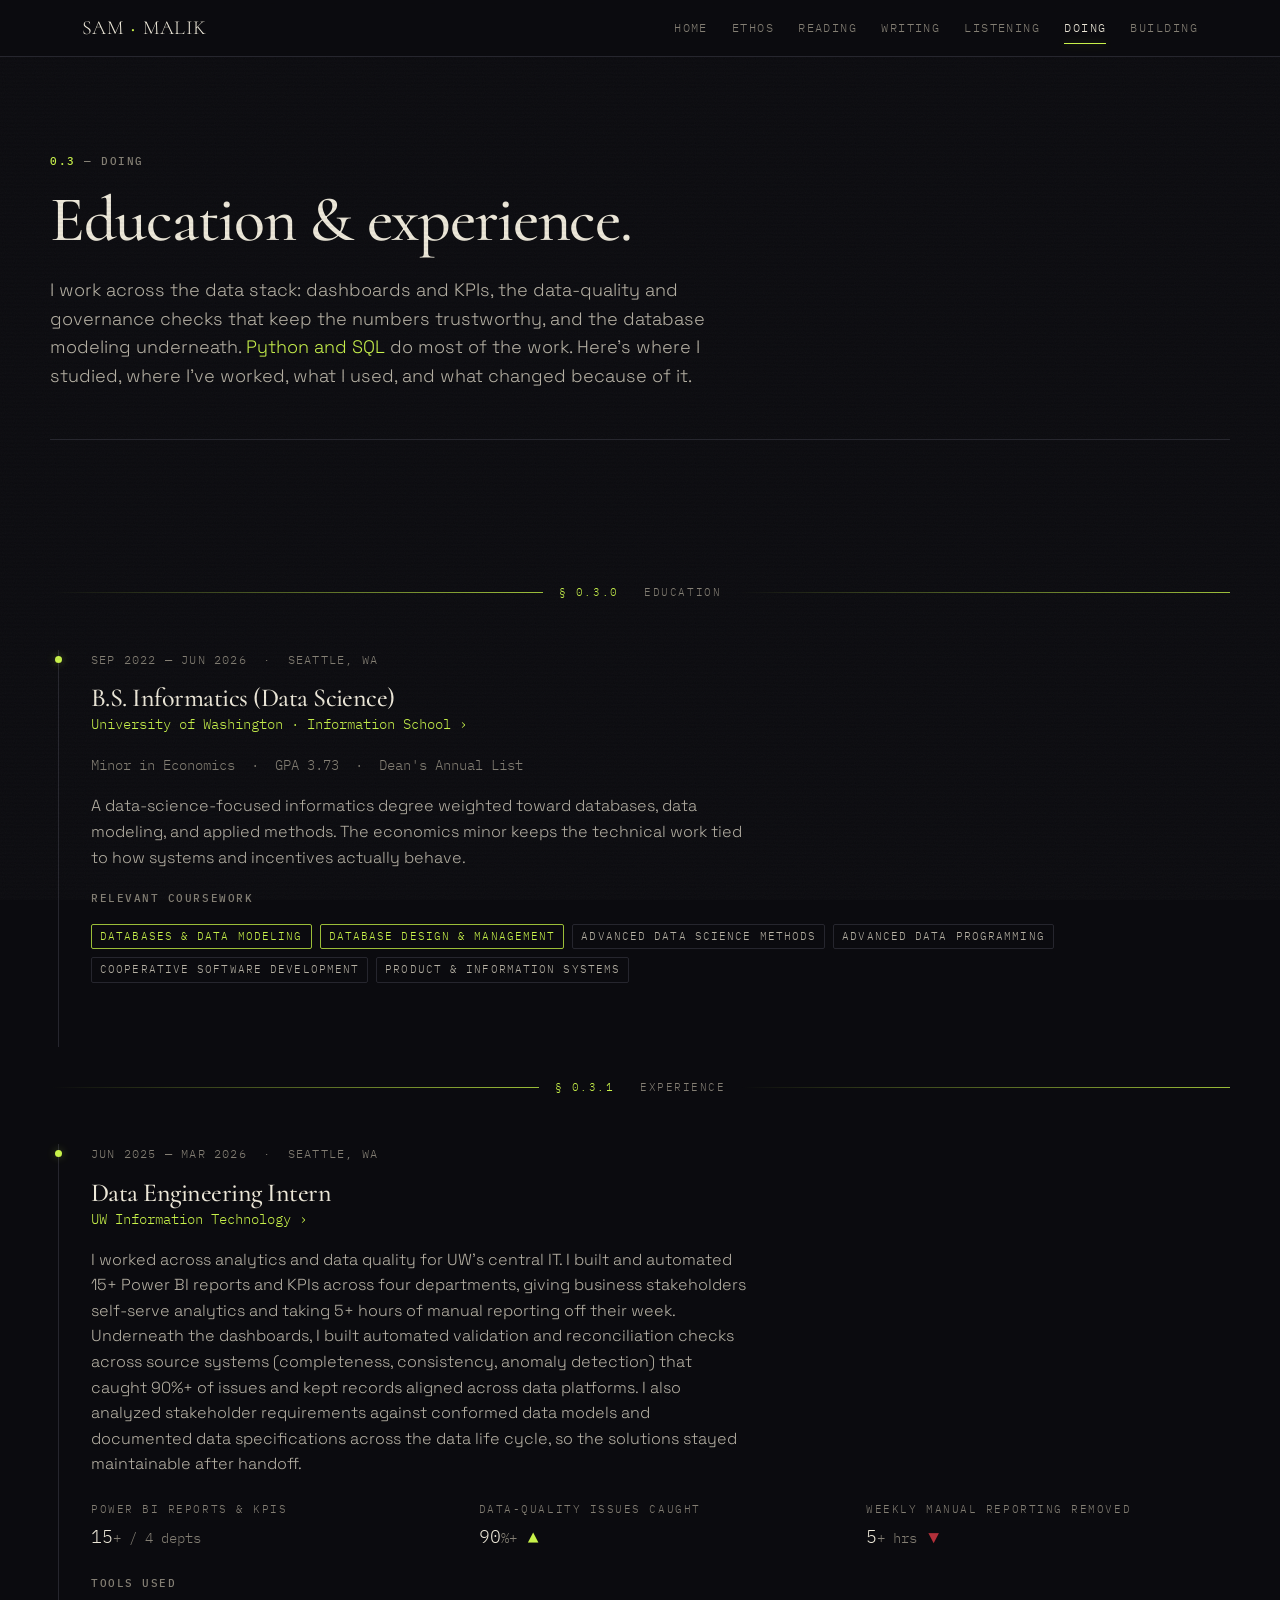
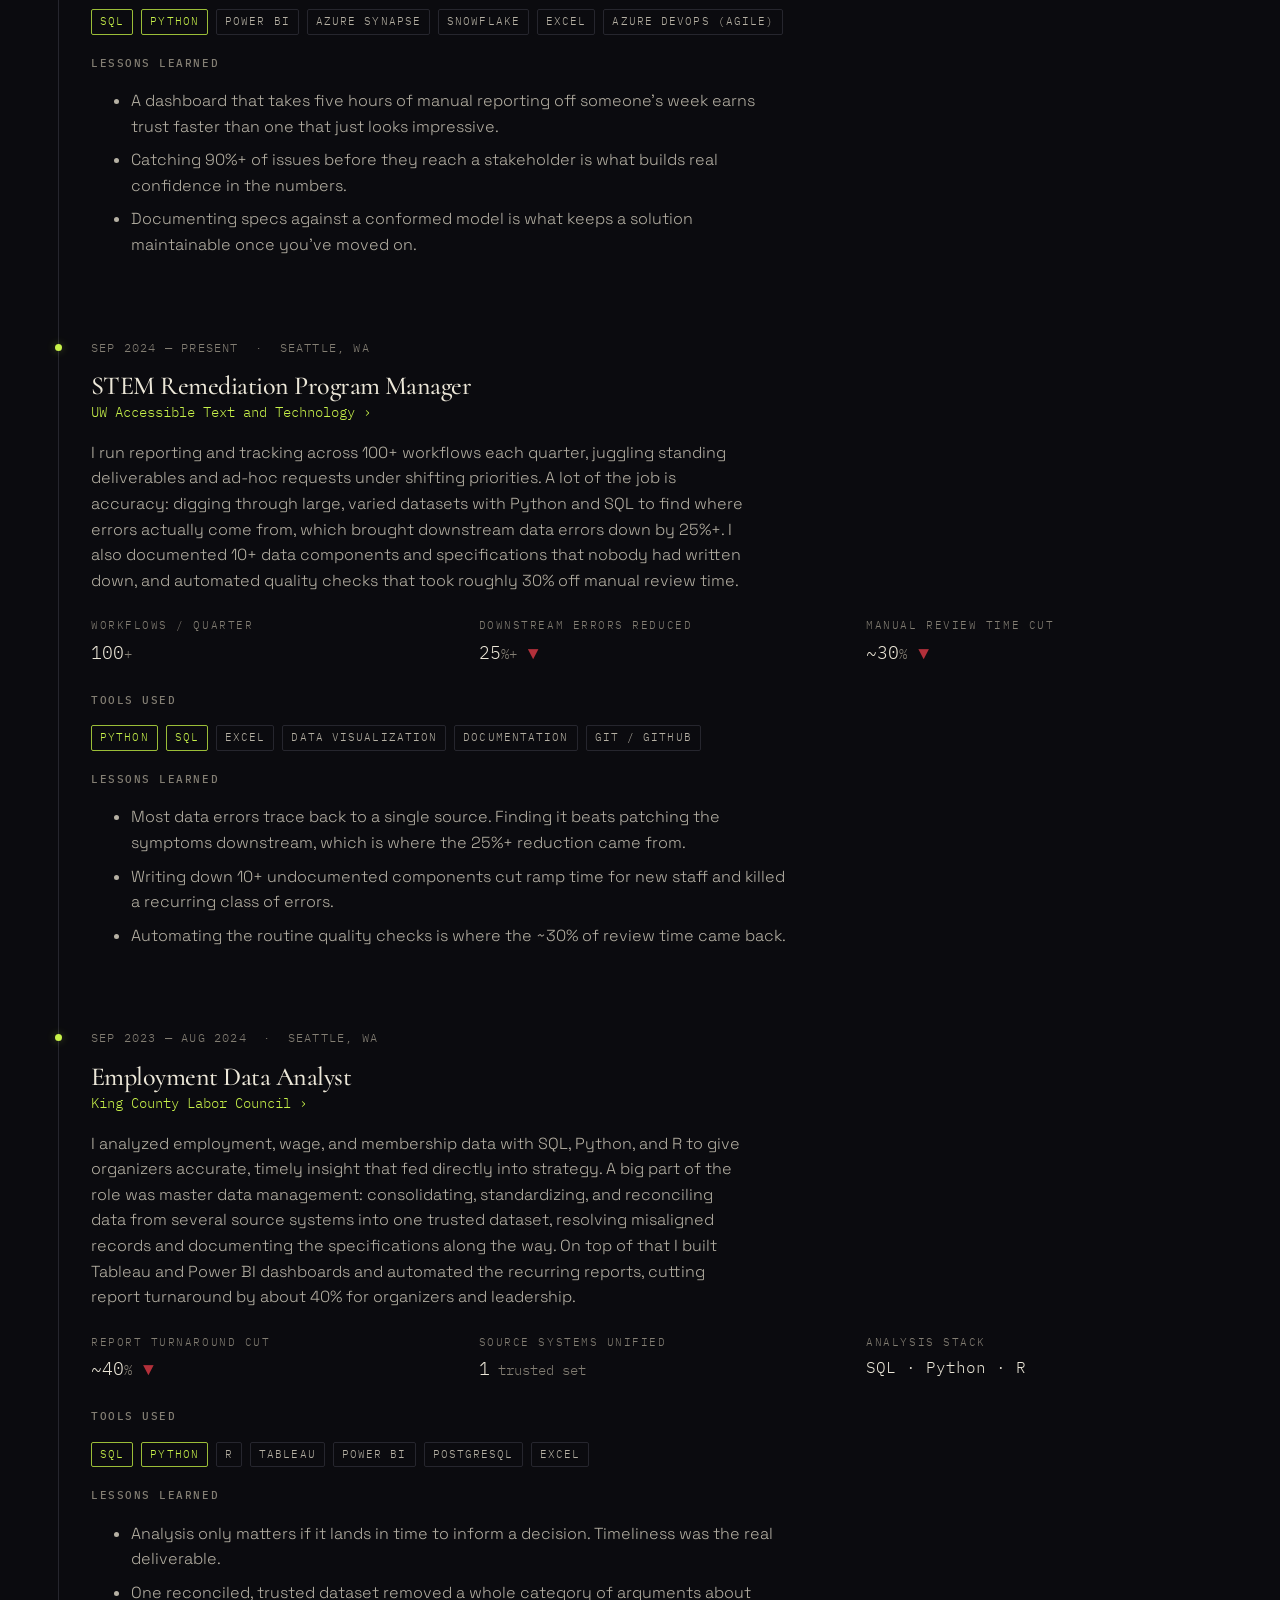
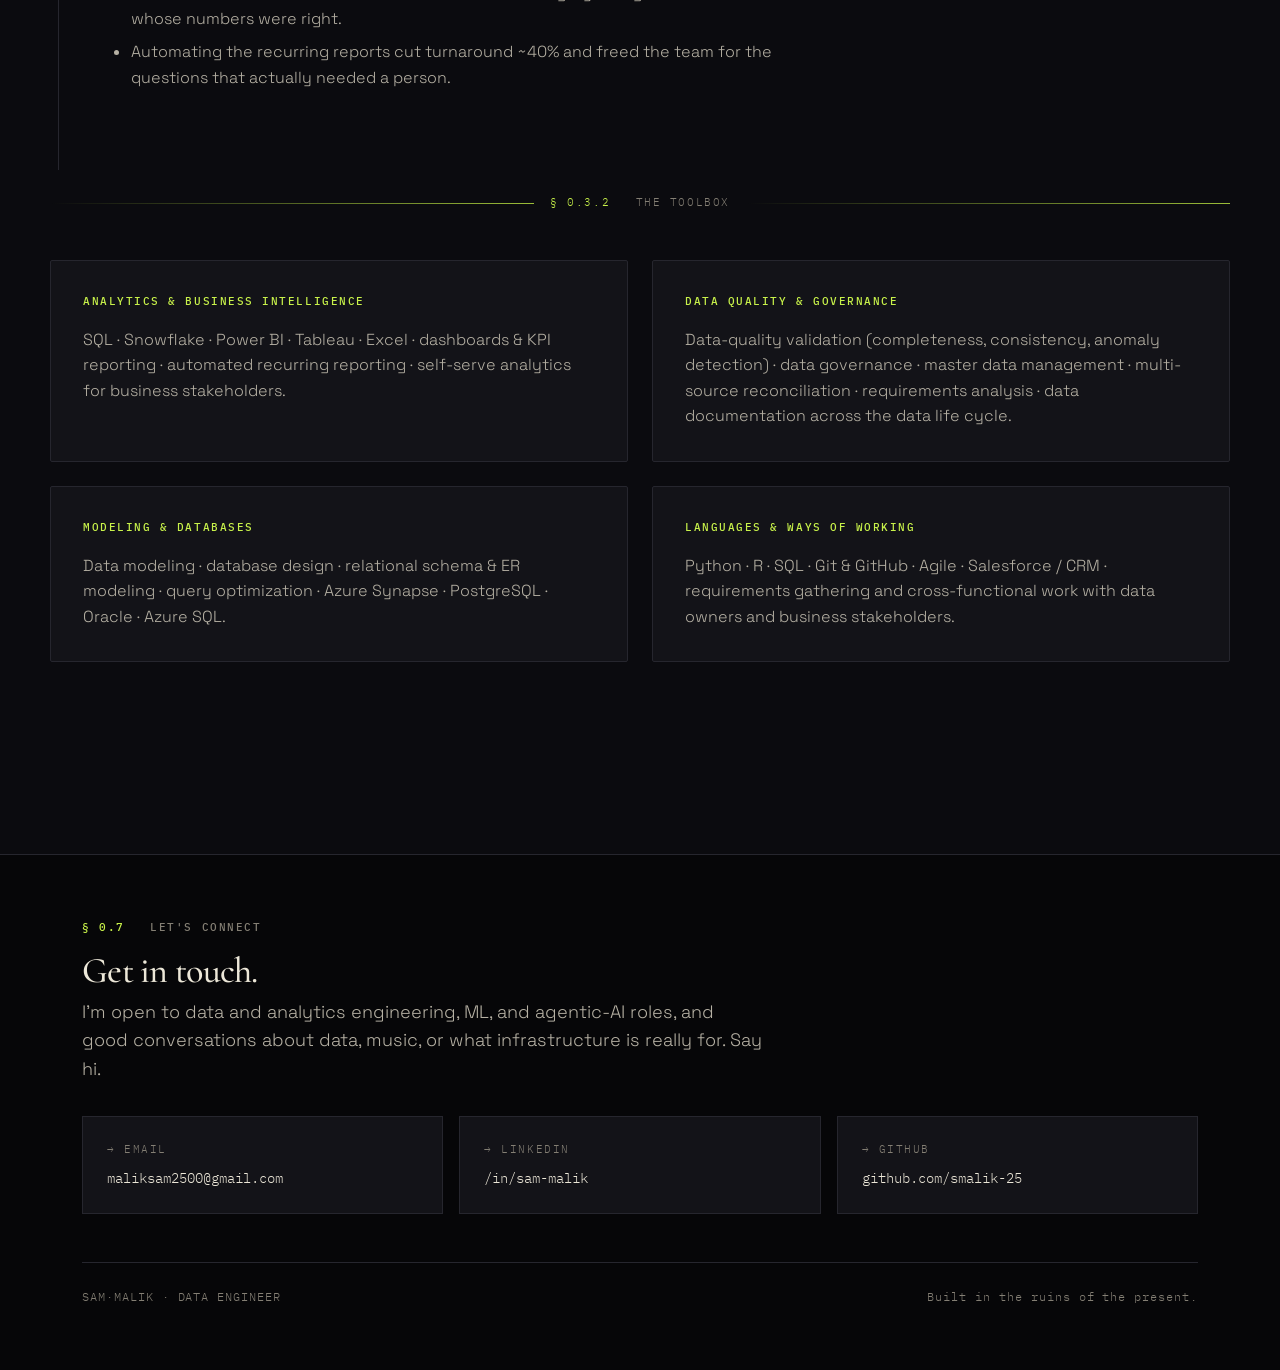
<file: experience.html>
<!DOCTYPE html>
<html lang="en">
<head>
  <meta charset="UTF-8" />
  <meta name="viewport" content="width=device-width, initial-scale=1.0" />
  <title>Experience · SAM·MALIK</title>
  <meta name="description" content="Sam Malik — Azure data engineering, ETL pipelines, and agentic AI. Education, experience, tools, and impact." />
  <link rel="stylesheet" href="assets/styles.css" />
</head>
<body>
  <div class="sm-grain"></div>
  <div class="sm-scan"></div>

  <nav class="nav">
    <div class="nav__inner">
      <a class="brand" href="index.html">SAM<span class="middot">·</span>MALIK</a>
      <button class="nav__toggle">≡ MENU</button>
      <div class="nav__links">
        <a href="index.html">Home</a>
        <a href="index.html#ethos">Ethos</a>
        <a href="index.html#reading">Reading</a>
        <a href="index.html#writing">Writing</a>
        <a href="index.html#music">Listening</a>
        <a href="experience.html">Doing</a>
        <a href="projects.html">Building</a>
      </div>
    </div>
  </nav>

  <main>
    <header class="page-head wrap">
      <p class="eyebrow"><span class="idx">0.3</span> — DOING</p>
      <h1>Education &amp; experience.</h1>
      <p class="lead" style="margin-top:24px">
        I work across the data stack: dashboards and KPIs, the data-quality and governance checks that keep
        the numbers trustworthy, and the database modeling underneath. <span style="color:var(--phosphor)">Python and SQL</span>
        do most of the work. Here's where I studied, where I've worked, what I used, and what changed because of it.
      </p>
    </header>

    <section class="section wrap">

      <!-- ===================== EDUCATION ===================== -->
      <div class="rule rule--accent"><span class="rule__label"><span class="idx">§ 0.3.0</span> &nbsp; EDUCATION</span></div>
      <div class="xp">
        <article class="xp__item">
          <p class="xp__meta">SEP 2022 — JUN 2026 &nbsp;·&nbsp; SEATTLE, WA</p>
          <h2 class="xp__role">B.S. Informatics (Data Science)</h2>
          <p class="xp__org">University of Washington · Information School ›</p>
          <p style="margin-top:8px"><span class="mono dim" style="font-size:var(--t-sm)">Minor in Economics &nbsp;·&nbsp; GPA 3.73 &nbsp;·&nbsp; Dean's Annual List</span></p>
          <p style="margin-top:16px; max-width:66ch">A data-science-focused informatics degree weighted toward databases, data modeling, and applied methods. The economics minor keeps the technical work tied to how systems and incentives actually behave.</p>
          <p class="sm-label" style="margin-top:20px">Relevant coursework</p>
          <div class="taglist" style="margin-top:10px">
            <span class="tag tag--phosphor">Databases &amp; Data Modeling</span>
            <span class="tag tag--phosphor">Database Design &amp; Management</span>
            <span class="tag">Advanced Data Science Methods</span>
            <span class="tag">Advanced Data Programming</span>
            <span class="tag">Cooperative Software Development</span>
            <span class="tag">Product &amp; Information Systems</span>
          </div>
        </article>
      </div>

      <!-- ===================== EXPERIENCE ===================== -->
      <div class="rule rule--accent" style="margin-top:32px"><span class="rule__label"><span class="idx">§ 0.3.1</span> &nbsp; EXPERIENCE</span></div>
      <div class="xp">

        <!-- ROLE 1: UW-IT -->
        <article class="xp__item">
          <p class="xp__meta">JUN 2025 — MAR 2026 &nbsp;·&nbsp; SEATTLE, WA</p>
          <h2 class="xp__role">Data Engineering Intern</h2>
          <p class="xp__org">UW Information Technology ›</p>
          <p style="margin-top:16px; max-width:66ch">I worked across analytics and data quality for UW's central IT. I built and automated 15+ Power BI reports and KPIs across four departments, giving business stakeholders self-serve analytics and taking 5+ hours of manual reporting off their week. Underneath the dashboards, I built automated validation and reconciliation checks across source systems (completeness, consistency, anomaly detection) that caught 90%+ of issues and kept records aligned across data platforms. I also analyzed stakeholder requirements against conformed data models and documented data specifications across the data life cycle, so the solutions stayed maintainable after handoff.</p>

          <div class="grid grid--3" style="margin:24px 0">
            <div class="datafield"><span class="df-label">Power BI reports &amp; KPIs</span><span class="df-value">15<span class="unit">+ / 4 depts</span></span></div>
            <div class="datafield"><span class="df-label">Data-quality issues caught</span><span class="df-value">90<span class="unit">%+</span> <span class="trend-up">▲</span></span></div>
            <div class="datafield"><span class="df-label">Weekly manual reporting removed</span><span class="df-value">5<span class="unit">+ hrs</span> <span class="trend-down">▼</span></span></div>
          </div>

          <p class="sm-label">Tools used</p>
          <div class="taglist" style="margin:10px 0 20px">
            <span class="tag tag--phosphor">SQL</span><span class="tag tag--phosphor">Python</span><span class="tag">Power BI</span><span class="tag">Azure Synapse</span><span class="tag">Snowflake</span><span class="tag">Excel</span><span class="tag">Azure DevOps (Agile)</span>
          </div>

          <p class="sm-label">Lessons learned</p>
          <ul class="md" style="margin-top:10px">
            <li>A dashboard that takes five hours of manual reporting off someone's week earns trust faster than one that just looks impressive.</li>
            <li>Catching 90%+ of issues before they reach a stakeholder is what builds real confidence in the numbers.</li>
            <li>Documenting specs against a conformed model is what keeps a solution maintainable once you've moved on.</li>
          </ul>
        </article>

        <!-- ROLE 2: ATT -->
        <article class="xp__item">
          <p class="xp__meta">SEP 2024 — PRESENT &nbsp;·&nbsp; SEATTLE, WA</p>
          <h2 class="xp__role">STEM Remediation Program Manager</h2>
          <p class="xp__org">UW Accessible Text and Technology ›</p>
          <p style="margin-top:16px; max-width:66ch">I run reporting and tracking across 100+ workflows each quarter, juggling standing deliverables and ad-hoc requests under shifting priorities. A lot of the job is accuracy: digging through large, varied datasets with Python and SQL to find where errors actually come from, which brought downstream data errors down by 25%+. I also documented 10+ data components and specifications that nobody had written down, and automated quality checks that took roughly 30% off manual review time.</p>

          <div class="grid grid--3" style="margin:24px 0">
            <div class="datafield"><span class="df-label">Workflows / quarter</span><span class="df-value">100<span class="unit">+</span></span></div>
            <div class="datafield"><span class="df-label">Downstream errors reduced</span><span class="df-value">25<span class="unit">%+</span> <span class="trend-down">▼</span></span></div>
            <div class="datafield"><span class="df-label">Manual review time cut</span><span class="df-value">~30<span class="unit">%</span> <span class="trend-down">▼</span></span></div>
          </div>

          <p class="sm-label">Tools used</p>
          <div class="taglist" style="margin:10px 0 20px">
            <span class="tag tag--phosphor">Python</span><span class="tag tag--phosphor">SQL</span><span class="tag">Excel</span><span class="tag">Data Visualization</span><span class="tag">Documentation</span><span class="tag">Git / GitHub</span>
          </div>

          <p class="sm-label">Lessons learned</p>
          <ul class="md" style="margin-top:10px">
            <li>Most data errors trace back to a single source. Finding it beats patching the symptoms downstream, which is where the 25%+ reduction came from.</li>
            <li>Writing down 10+ undocumented components cut ramp time for new staff and killed a recurring class of errors.</li>
            <li>Automating the routine quality checks is where the ~30% of review time came back.</li>
          </ul>
        </article>

        <!-- ROLE 3: KCLC -->
        <article class="xp__item">
          <p class="xp__meta">SEP 2023 — AUG 2024 &nbsp;·&nbsp; SEATTLE, WA</p>
          <h2 class="xp__role">Employment Data Analyst</h2>
          <p class="xp__org">King County Labor Council ›</p>
          <p style="margin-top:16px; max-width:66ch">I analyzed employment, wage, and membership data with SQL, Python, and R to give organizers accurate, timely insight that fed directly into strategy. A big part of the role was master data management: consolidating, standardizing, and reconciling data from several source systems into one trusted dataset, resolving misaligned records and documenting the specifications along the way. On top of that I built Tableau and Power BI dashboards and automated the recurring reports, cutting report turnaround by about 40% for organizers and leadership.</p>

          <div class="grid grid--3" style="margin:24px 0">
            <div class="datafield"><span class="df-label">Report turnaround cut</span><span class="df-value">~40<span class="unit">%</span> <span class="trend-down">▼</span></span></div>
            <div class="datafield"><span class="df-label">Source systems unified</span><span class="df-value">1<span class="unit"> trusted set</span></span></div>
            <div class="datafield"><span class="df-label">Analysis stack</span><span class="df-value" style="font-size:var(--t-body)">SQL · Python · R</span></div>
          </div>

          <p class="sm-label">Tools used</p>
          <div class="taglist" style="margin:10px 0 20px">
            <span class="tag tag--phosphor">SQL</span><span class="tag tag--phosphor">Python</span><span class="tag">R</span><span class="tag">Tableau</span><span class="tag">Power BI</span><span class="tag">PostgreSQL</span><span class="tag">Excel</span>
          </div>

          <p class="sm-label">Lessons learned</p>
          <ul class="md" style="margin-top:10px">
            <li>Analysis only matters if it lands in time to inform a decision. Timeliness was the real deliverable.</li>
            <li>One reconciled, trusted dataset removed a whole category of arguments about whose numbers were right.</li>
            <li>Automating the recurring reports cut turnaround ~40% and freed the team for the questions that actually needed a person.</li>
          </ul>
        </article>

      </div>

      <!-- ===================== TOOLBOX ===================== -->
      <div class="rule rule--accent" style="margin-top:24px"><span class="rule__label"><span class="idx">§ 0.3.2</span> &nbsp; THE TOOLBOX</span></div>
      <div class="grid grid--2">
        <div class="card">
          <p class="sm-label" style="color:var(--phosphor)">Analytics &amp; Business Intelligence</p>
          <p style="margin:12px 0 0; color:var(--bone-dim)">SQL · Snowflake · Power BI · Tableau · Excel · dashboards &amp; KPI reporting · automated recurring reporting · self-serve analytics for business stakeholders.</p>
        </div>
        <div class="card">
          <p class="sm-label" style="color:var(--phosphor)">Data Quality &amp; Governance</p>
          <p style="margin:12px 0 0; color:var(--bone-dim)">Data-quality validation (completeness, consistency, anomaly detection) · data governance · master data management · multi-source reconciliation · requirements analysis · data documentation across the data life cycle.</p>
        </div>
        <div class="card">
          <p class="sm-label" style="color:var(--phosphor)">Modeling &amp; Databases</p>
          <p style="margin:12px 0 0; color:var(--bone-dim)">Data modeling · database design · relational schema &amp; ER modeling · query optimization · Azure Synapse · PostgreSQL · Oracle · Azure SQL.</p>
        </div>
        <div class="card">
          <p class="sm-label" style="color:var(--phosphor)">Languages &amp; Ways of Working</p>
          <p style="margin:12px 0 0; color:var(--bone-dim)">Python · R · SQL · Git &amp; GitHub · Agile · Salesforce / CRM · requirements gathering and cross-functional work with data owners and business stakeholders.</p>
        </div>
      </div>
    </section>
  </main>

  <footer class="footer" id="connect">
    <div class="footer__inner">
      <p class="eyebrow"><span class="idx">§ 0.7</span> &nbsp; LET'S CONNECT</p>
      <h2 class="display" style="margin:12px 0 8px">Get in touch.</h2>
      <p class="lead" style="margin-bottom:32px">I'm open to data and analytics engineering, ML, and agentic-AI roles, and good conversations about data, music, or what infrastructure is really for. Say hi.</p>
      <div class="connect-grid">
        <a class="connect-card" href="mailto:maliksam2500@gmail.com"><span class="cc-label">→ Email</span><span class="cc-value">maliksam2500@gmail.com</span></a>
        <a class="connect-card" href="https://www.linkedin.com/in/sam-malik" target="_blank" rel="noopener"><span class="cc-label">→ LinkedIn</span><span class="cc-value">/in/sam-malik</span></a>
        <a class="connect-card" href="https://github.com/smalik-25" target="_blank" rel="noopener"><span class="cc-label">→ GitHub</span><span class="cc-value">github.com/smalik-25</span></a>
      </div>
      <div class="footer__base">
        <span class="mono">SAM·MALIK · DATA ENGINEER</span>
        <span class="mono">Built in the ruins of the present.</span>
      </div>
    </div>
  </footer>

  <script src="assets/main.js"></script>
</body>
</html>
</file>
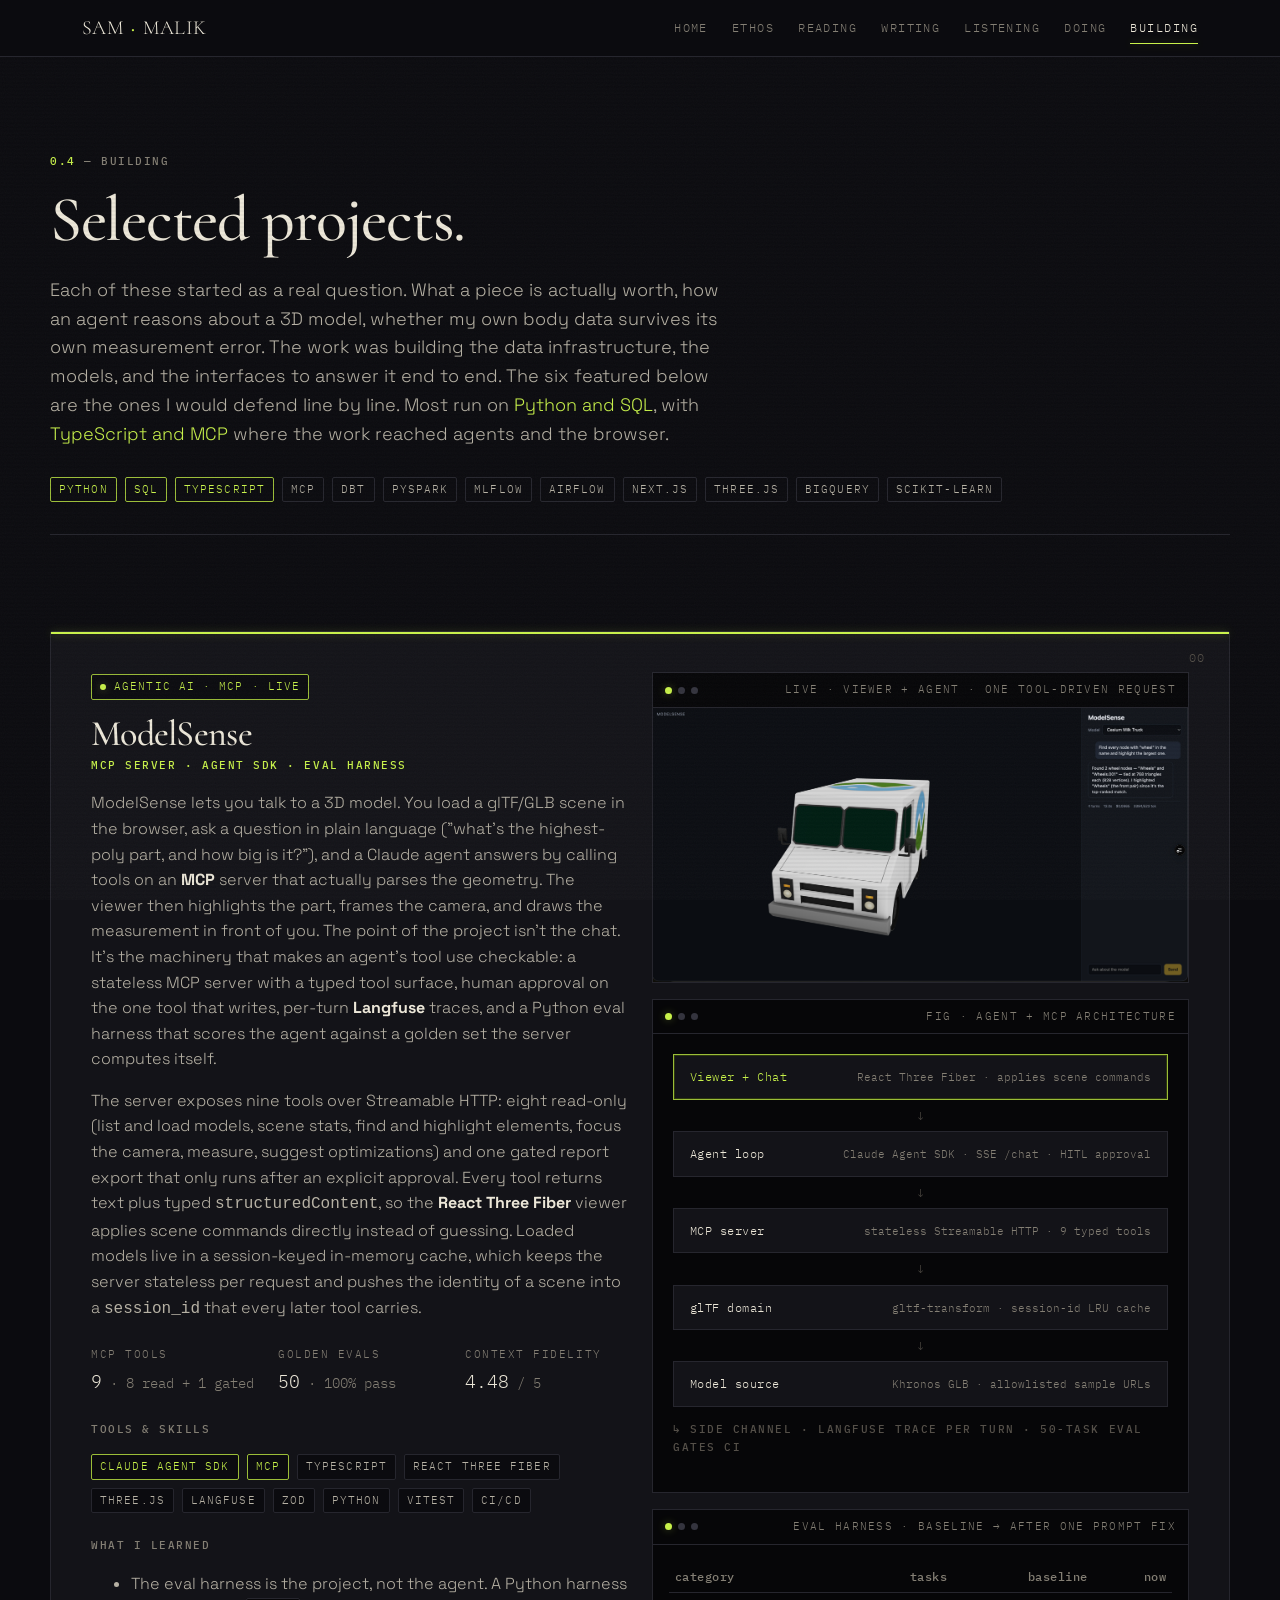
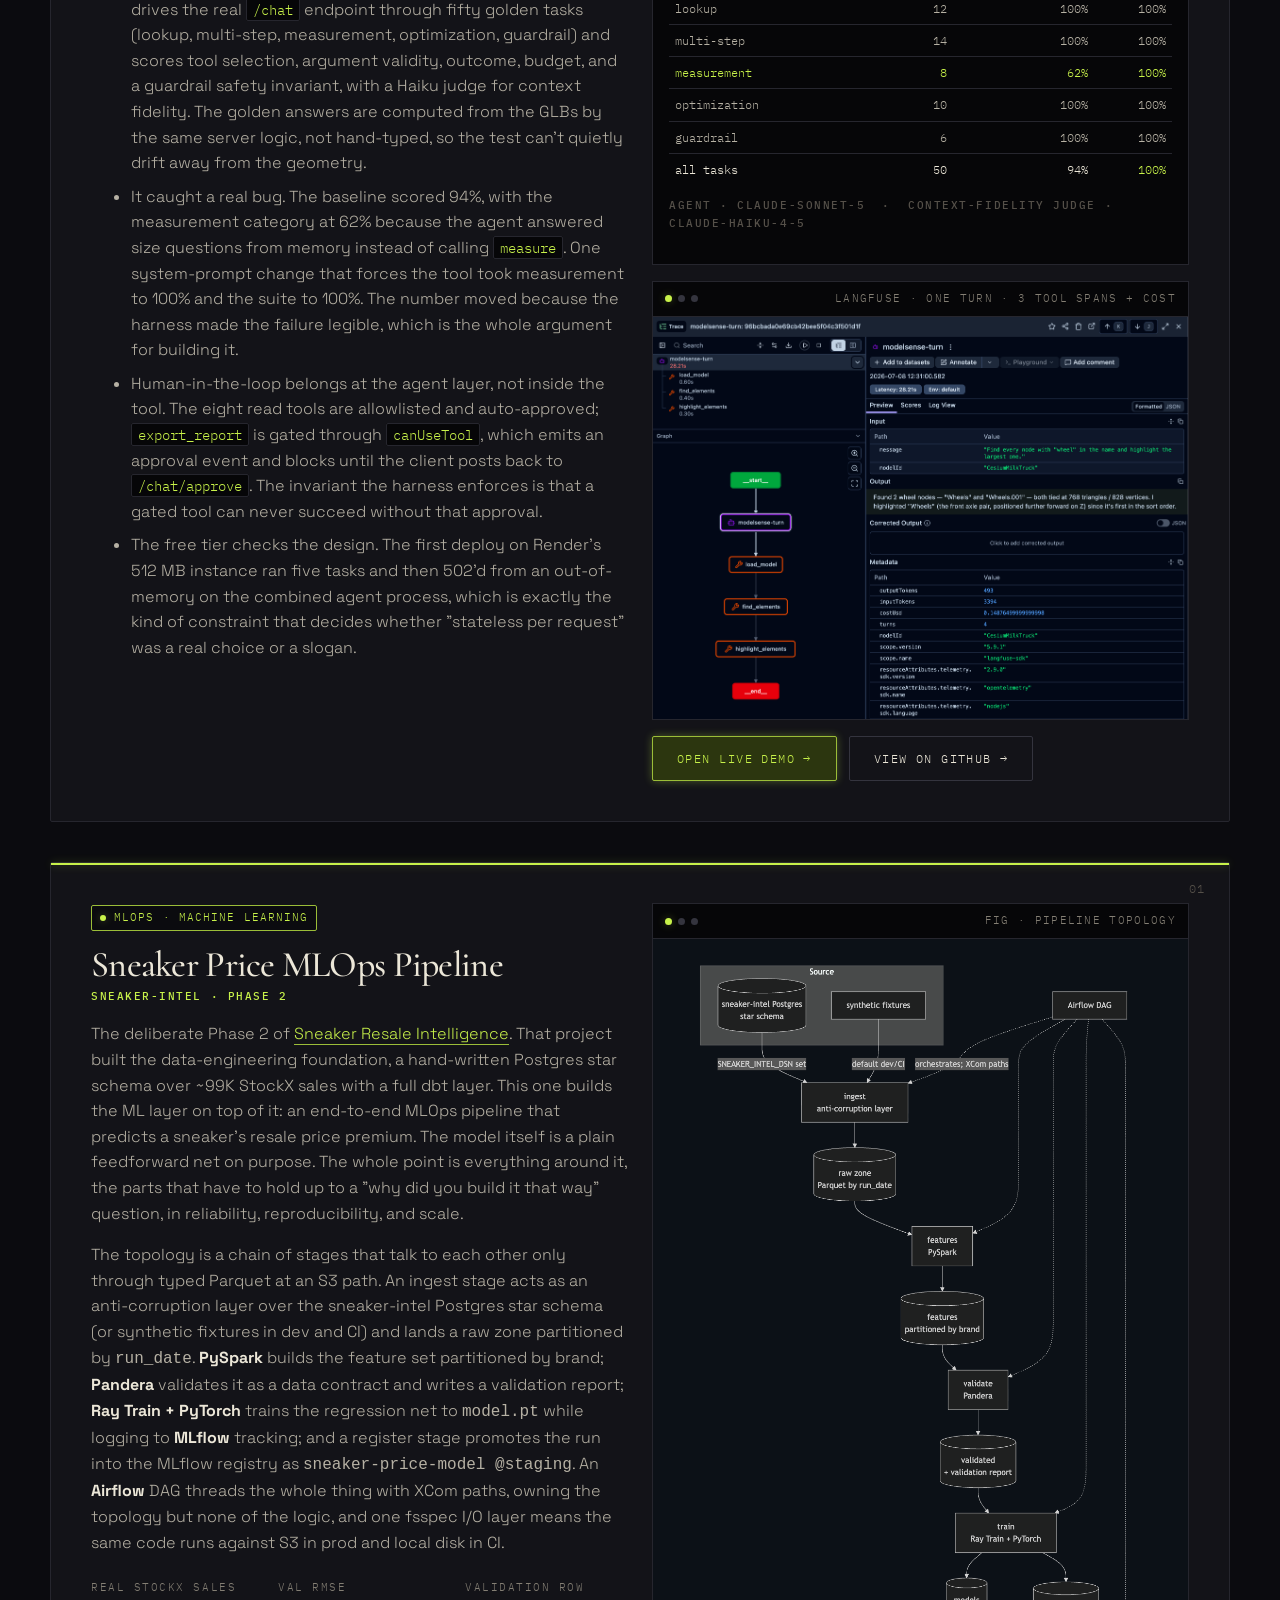
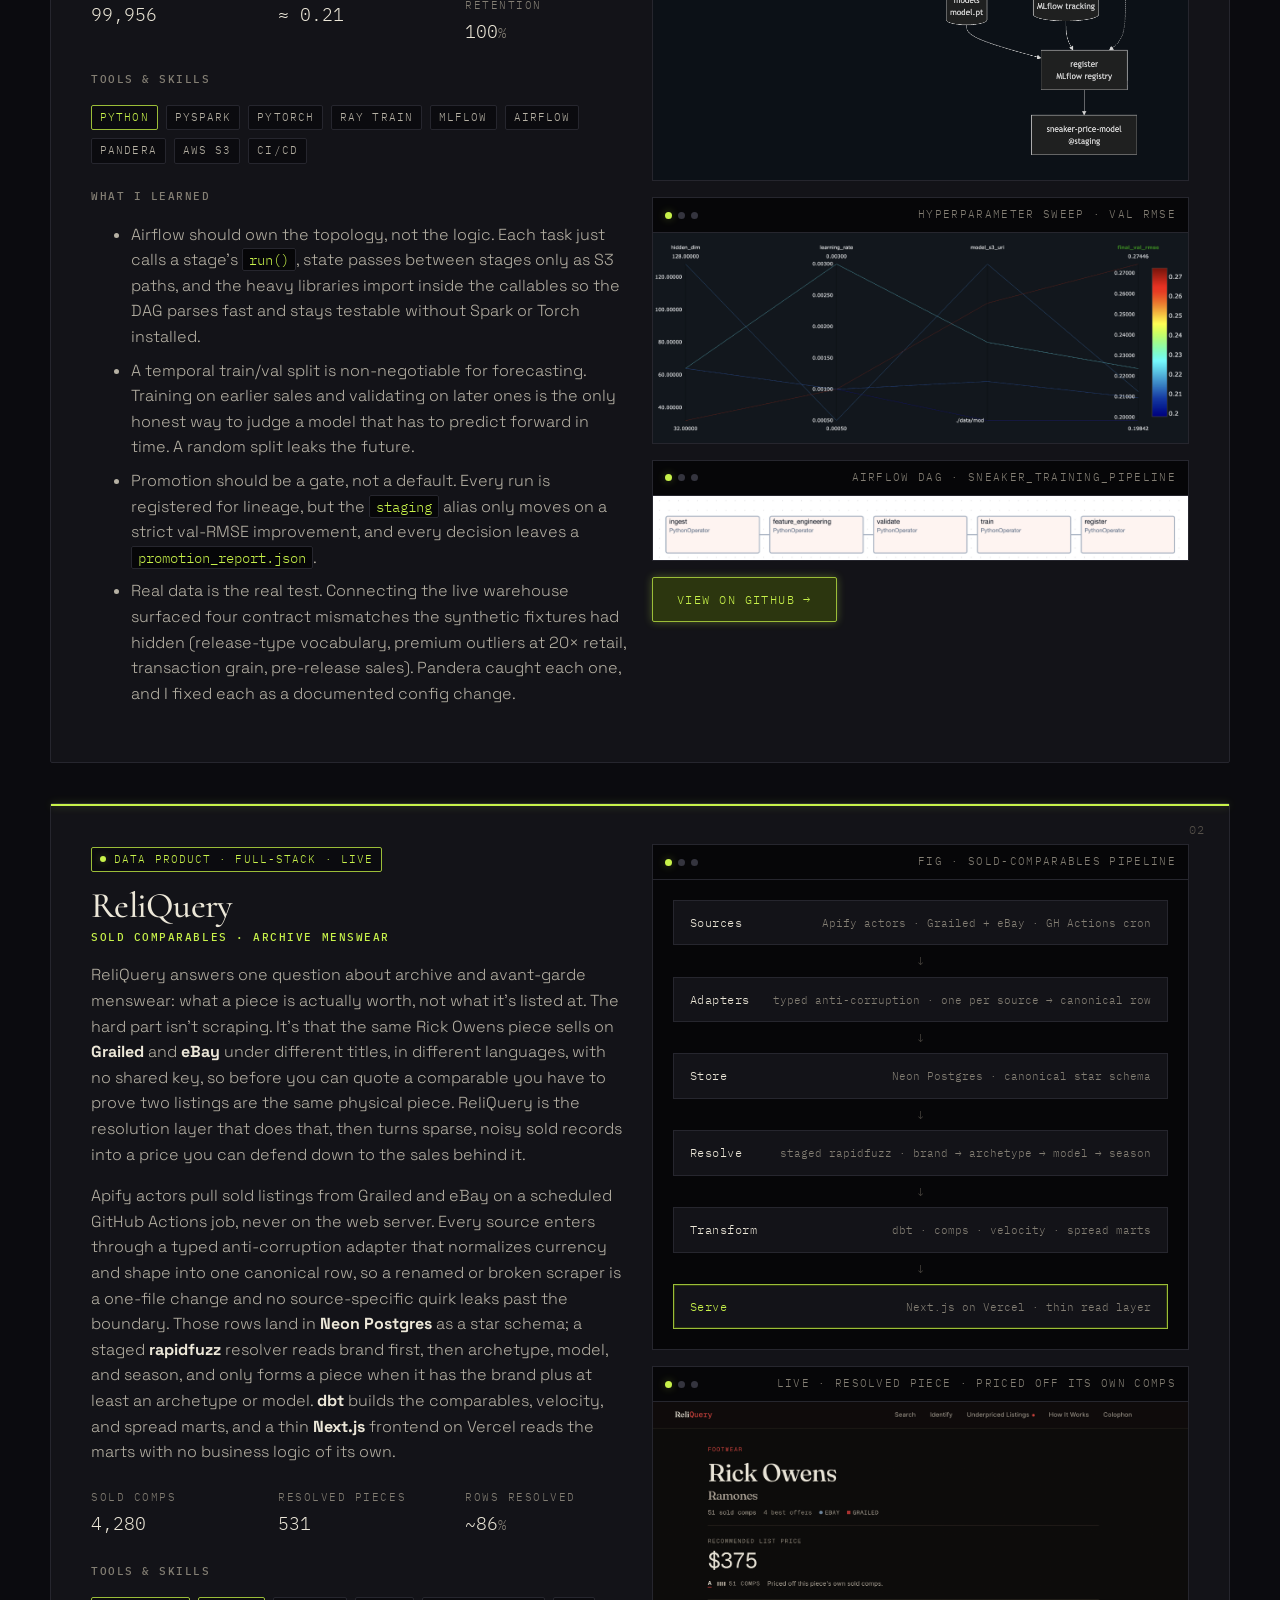
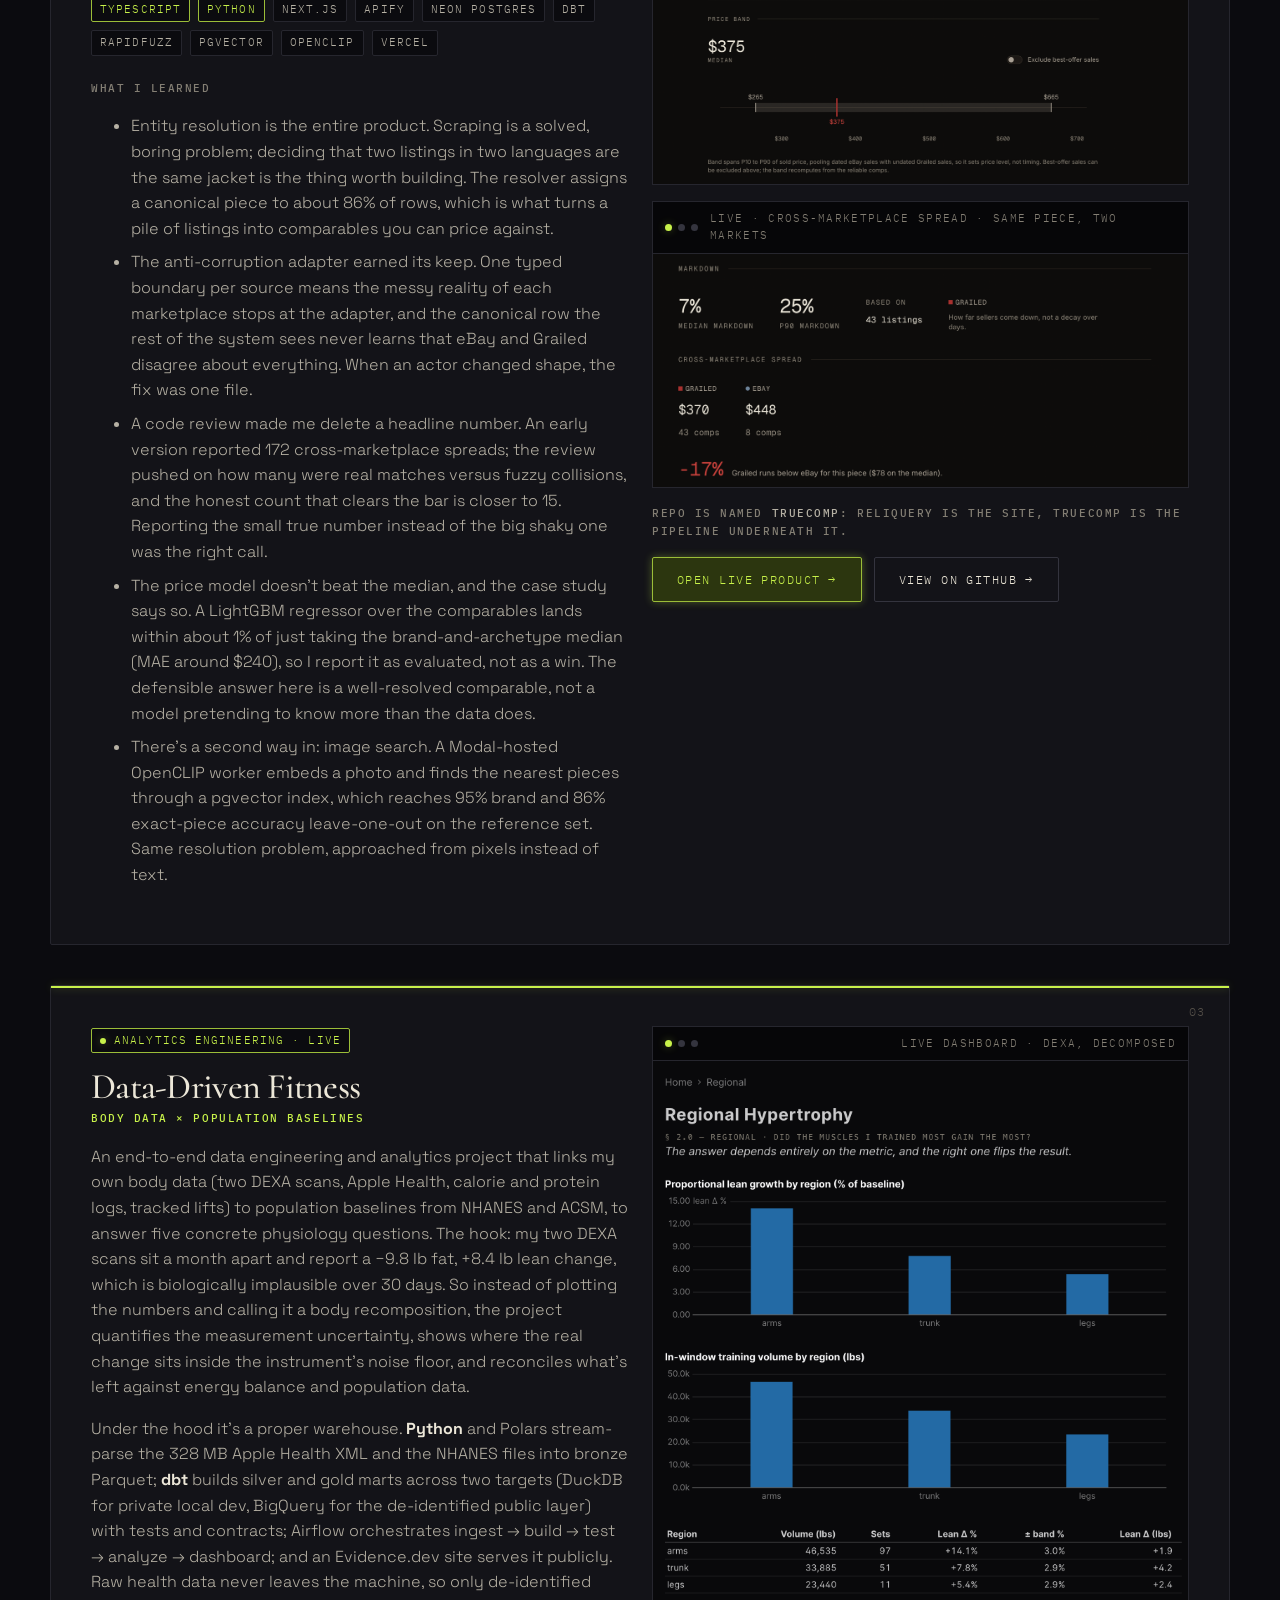
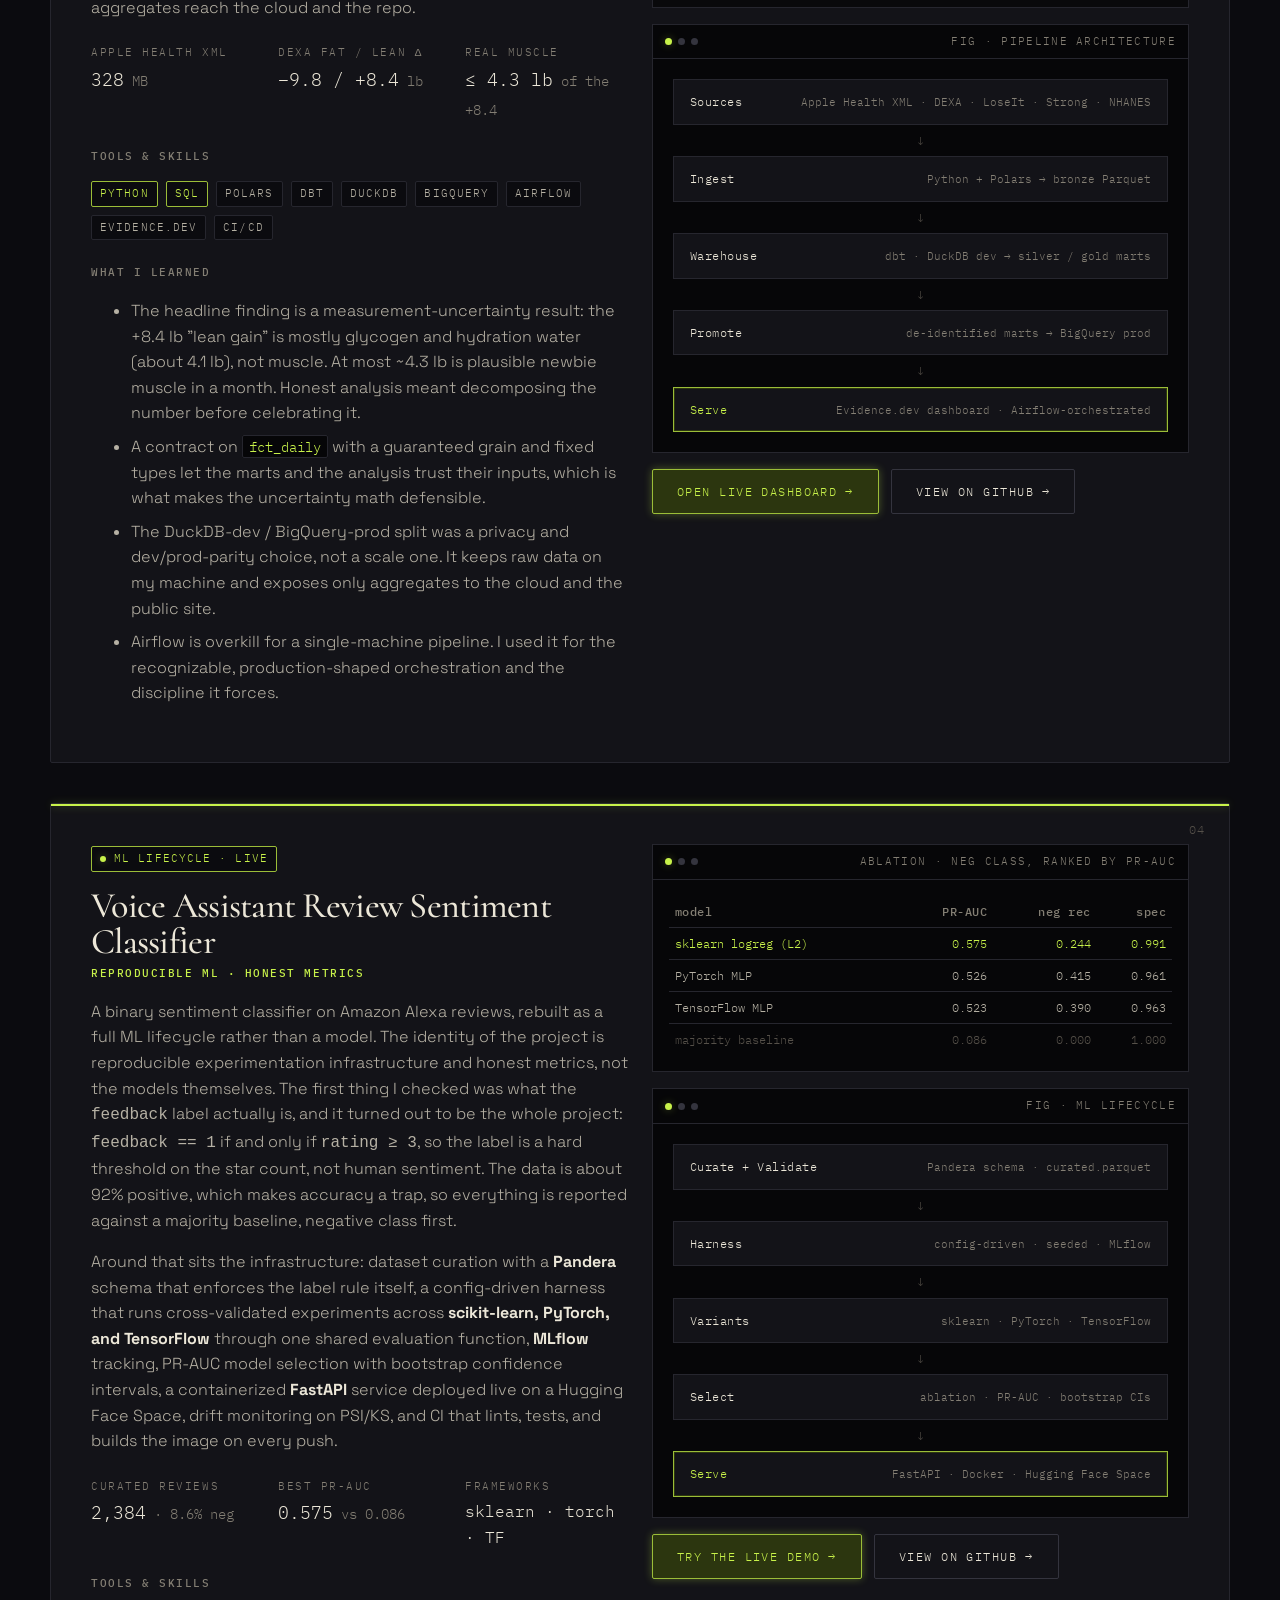
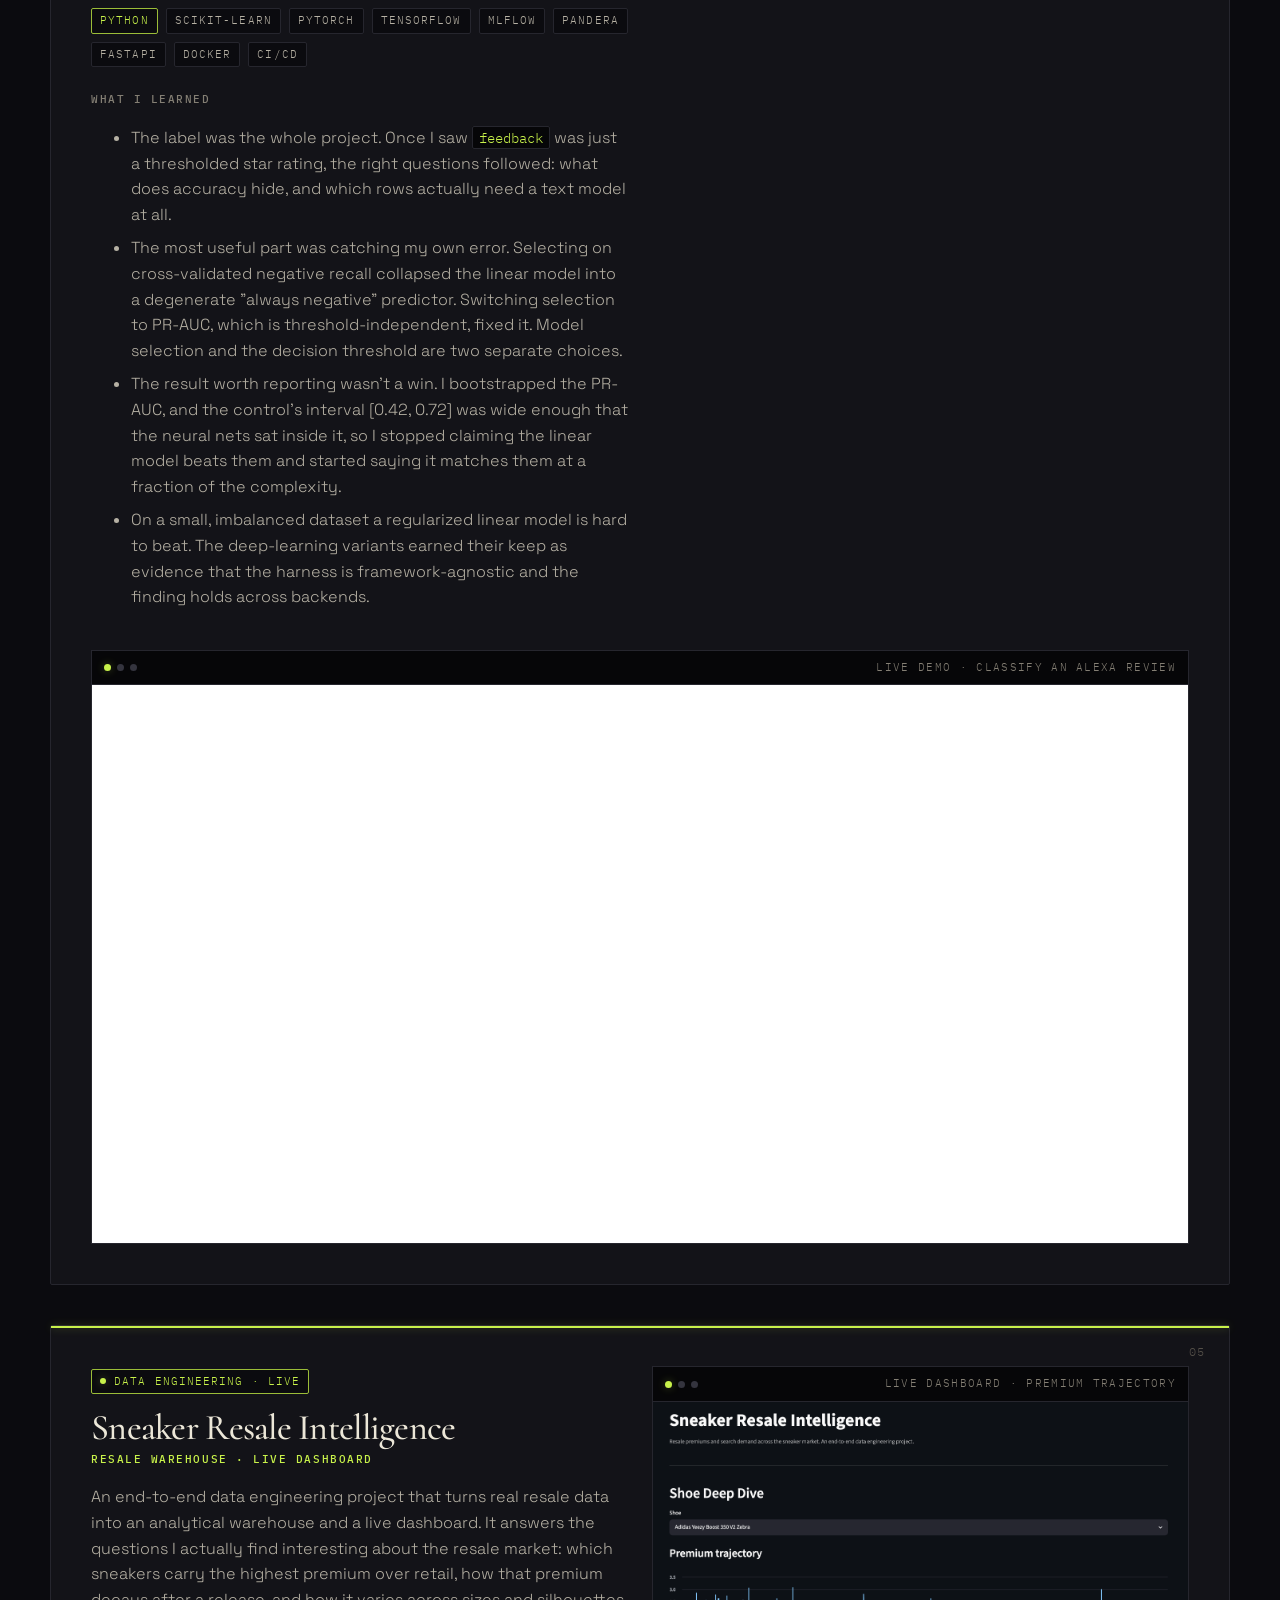
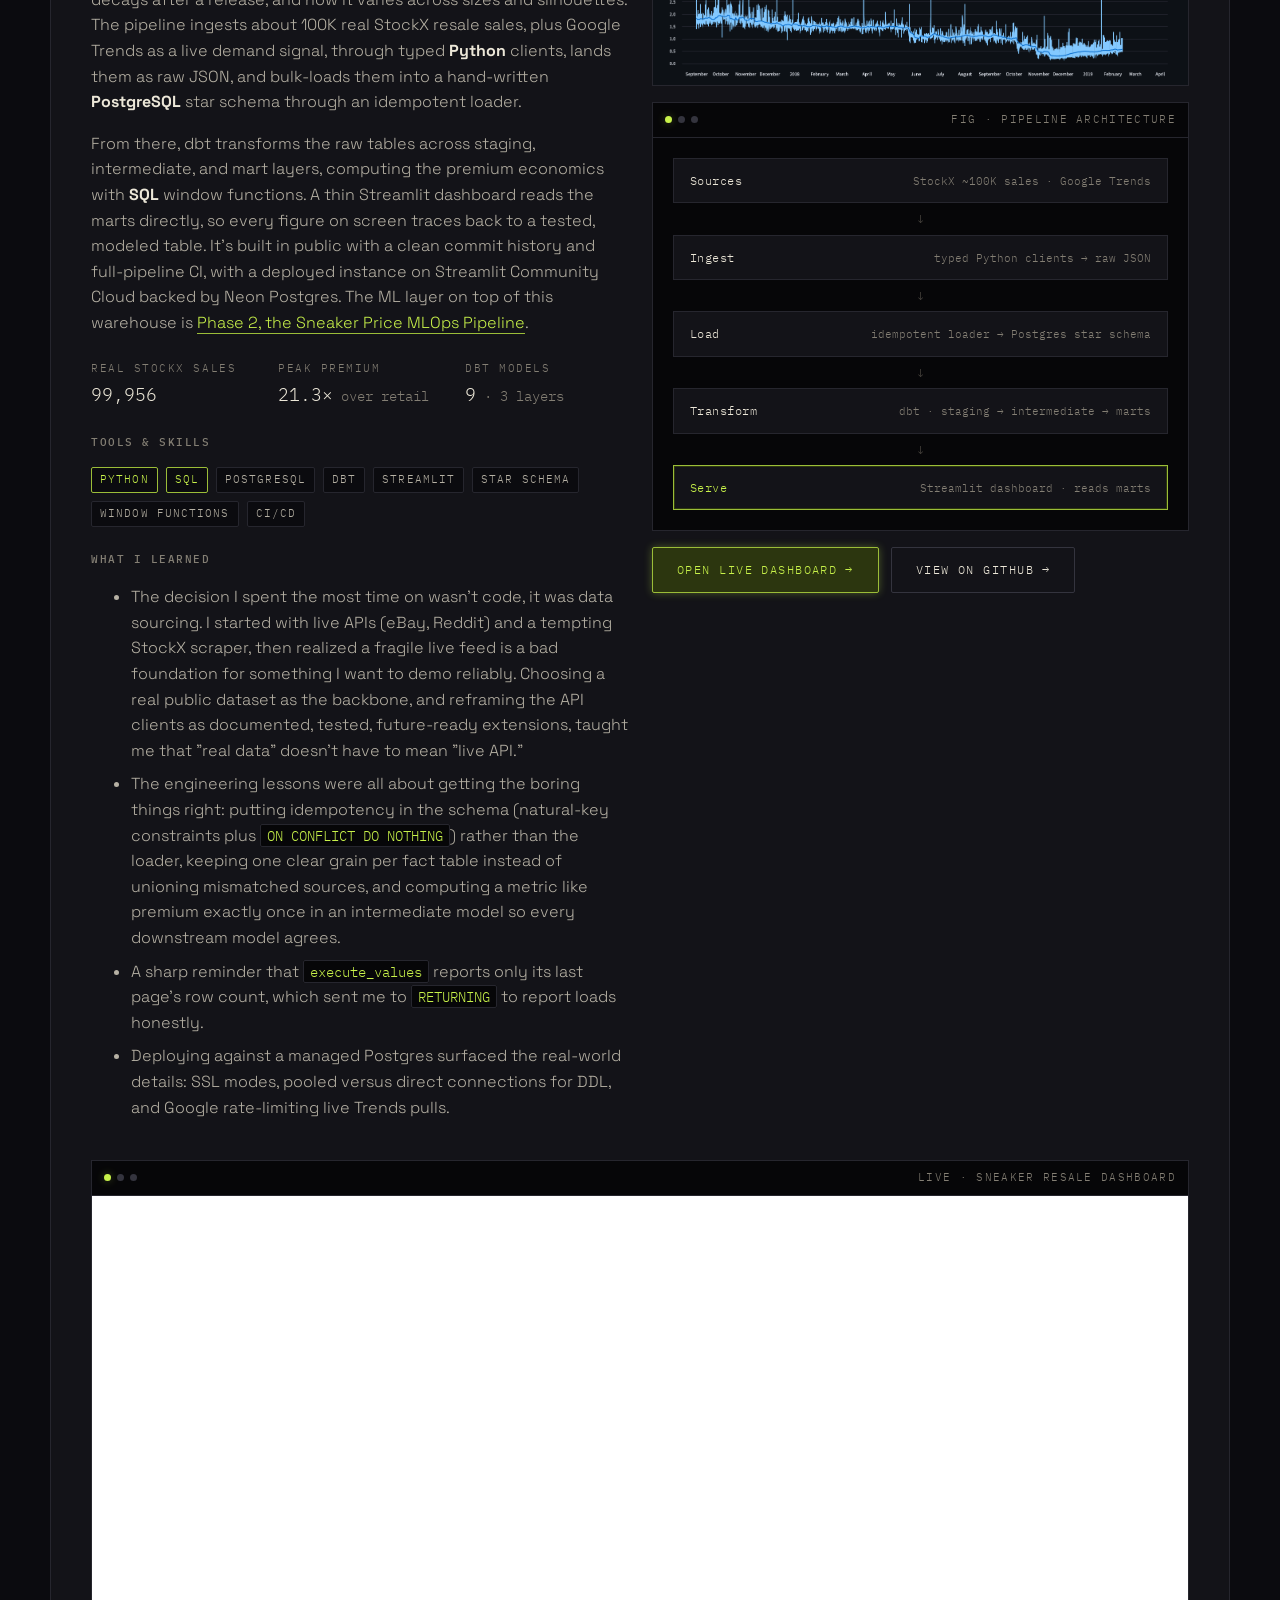
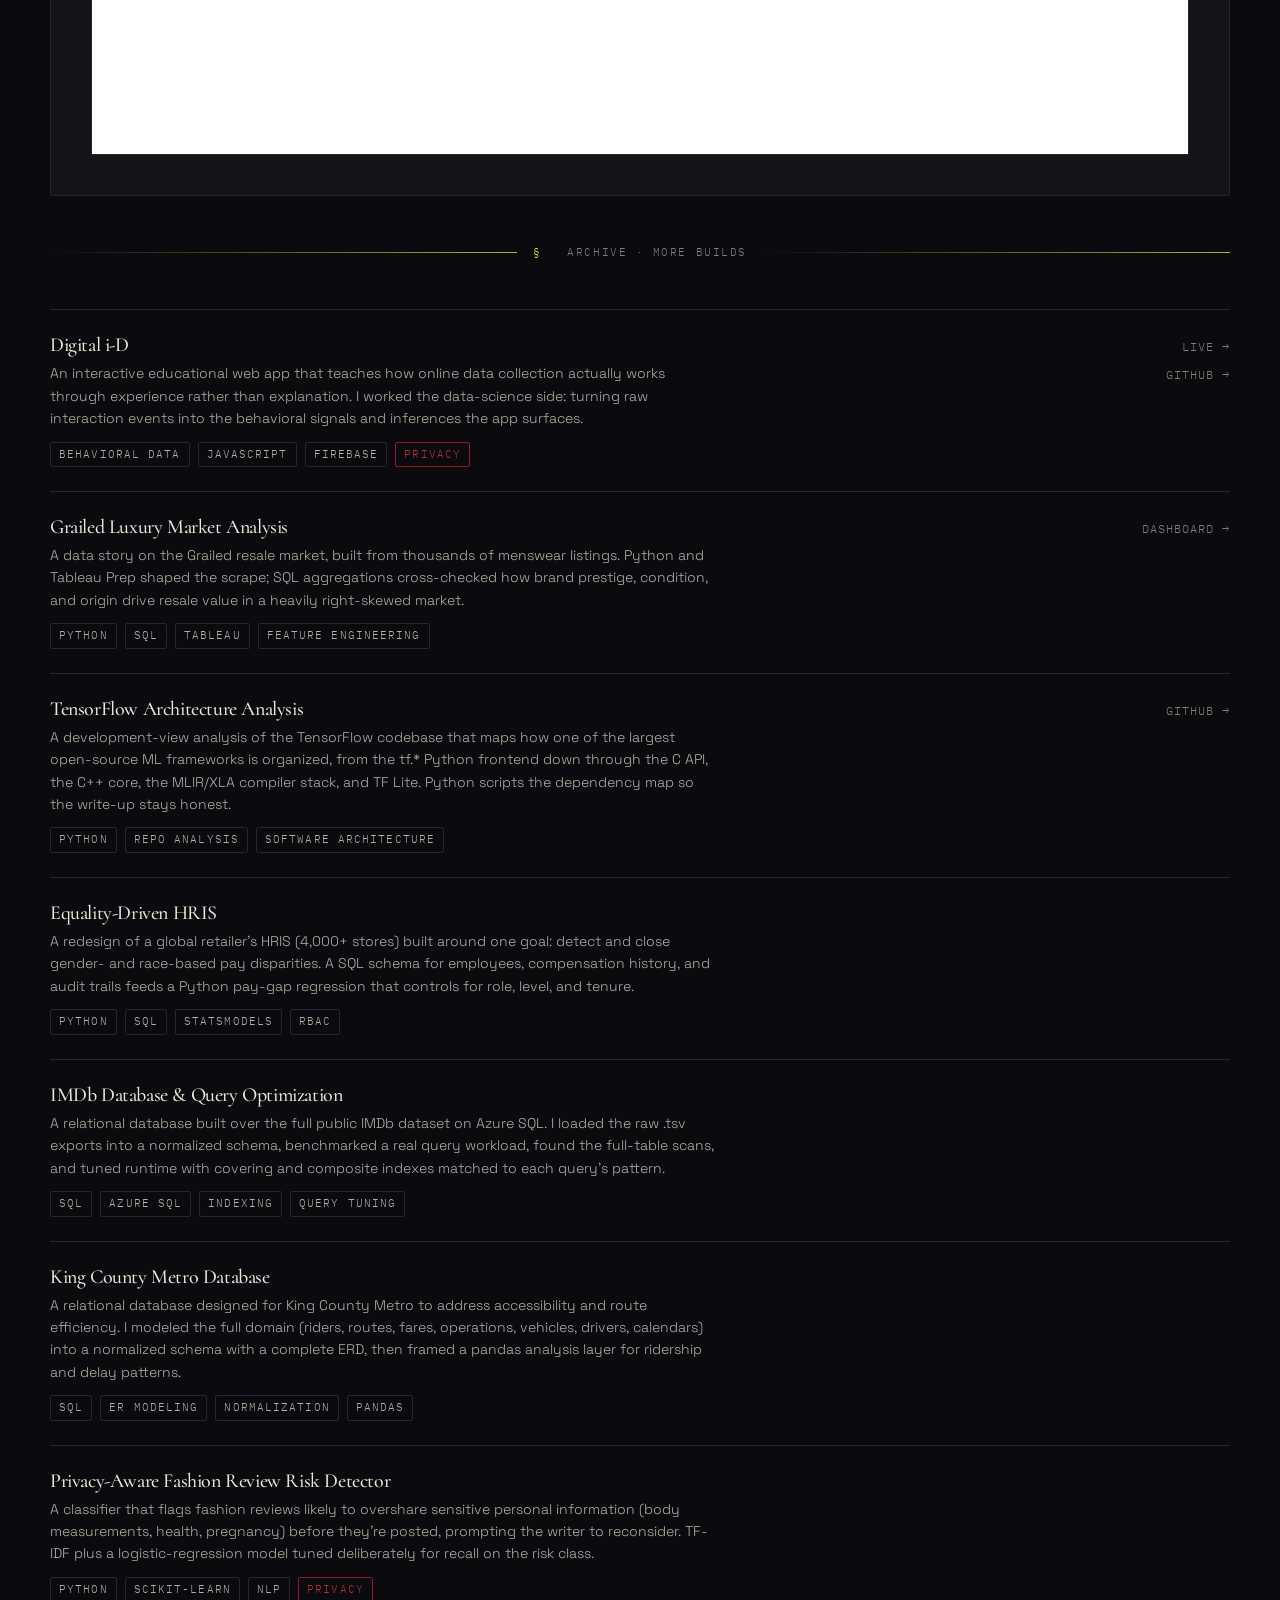
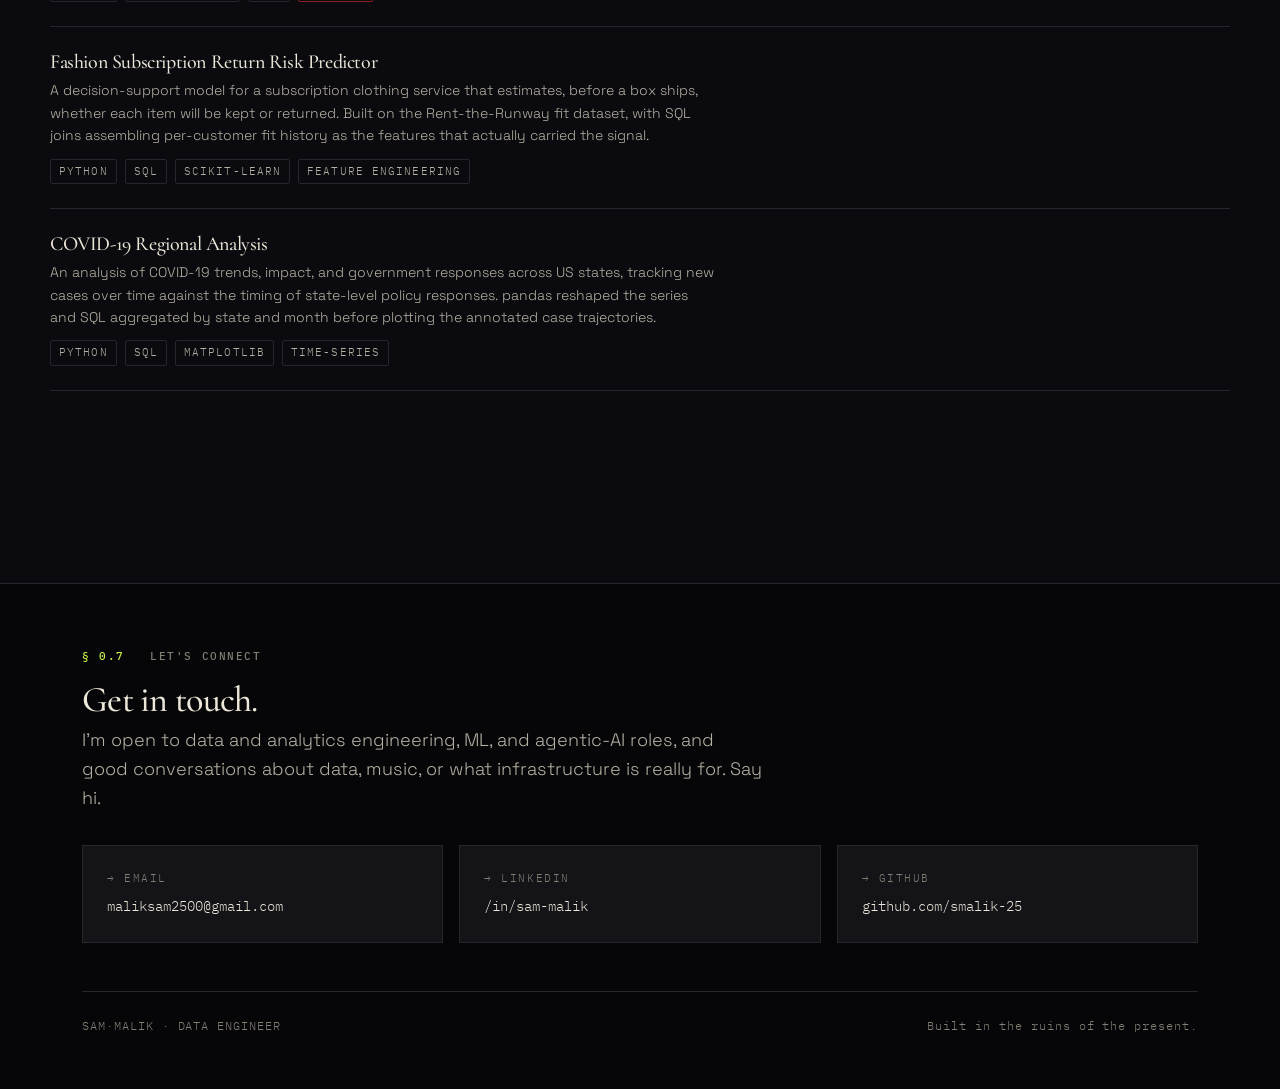
<file: projects.html>
<!DOCTYPE html>
<html lang="en">
<head>
  <meta charset="UTF-8" />
  <meta name="viewport" content="width=device-width, initial-scale=1.0" />
  <title>Selected Projects · SAM·MALIK</title>
  <meta name="description" content="Selected projects by Sam Malik: an agentic MCP server, an MLOps pipeline, a shipped sold-comparables product, an analytics-engineering warehouse, a full ML lifecycle, and the resale data platform underneath. Built on Python, SQL, and TypeScript." />
  <link rel="stylesheet" href="assets/styles.css" />
</head>
<body>
  <div class="sm-grain"></div>
  <div class="sm-scan"></div>

  <nav class="nav">
    <div class="nav__inner">
      <a class="brand" href="index.html">SAM<span class="middot">·</span>MALIK</a>
      <button class="nav__toggle">≡ MENU</button>
      <div class="nav__links">
        <a href="index.html">Home</a>
        <a href="index.html#ethos">Ethos</a>
        <a href="index.html#reading">Reading</a>
        <a href="index.html#writing">Writing</a>
        <a href="index.html#music">Listening</a>
        <a href="experience.html">Doing</a>
        <a href="projects.html">Building</a>
      </div>
    </div>
  </nav>

  <main>
    <header class="page-head wrap">
      <p class="eyebrow"><span class="idx">0.4</span> — BUILDING</p>
      <h1>Selected projects.</h1>
      <p class="lead" style="margin-top:24px">
        Each of these started as a real question. What a piece is actually worth, how an agent reasons about
        a 3D model, whether my own body data survives its own measurement error. The work was building the
        data infrastructure, the models, and the interfaces to answer it end to end. The six featured below
        are the ones I would defend line by line. Most run on
        <span style="color:var(--phosphor)">Python and SQL</span>, with
        <span style="color:var(--phosphor)">TypeScript and MCP</span> where the work reached agents and the browser.
      </p>
      <div class="taglist" style="margin-top:28px">
        <span class="tag tag--phosphor">Python</span>
        <span class="tag tag--phosphor">SQL</span>
        <span class="tag tag--phosphor">TypeScript</span>
        <span class="tag">MCP</span>
        <span class="tag">dbt</span>
        <span class="tag">PySpark</span>
        <span class="tag">MLflow</span>
        <span class="tag">Airflow</span>
        <span class="tag">Next.js</span>
        <span class="tag">three.js</span>
        <span class="tag">BigQuery</span>
        <span class="tag">scikit-learn</span>
      </div>
    </header>

    <section class="section wrap">

      <!-- ============ 00 · MODELSENSE (new) ============ -->
      <article id="p00" class="card card--accent" style="padding:40px; margin-bottom:40px">
        <span class="card__index">00</span>
        <div class="grid grid--2" style="align-items:start">
          <div>
            <span class="tag tag--phosphor"><span class="dot"></span>Agentic AI · MCP · Live</span>
            <h2 class="display" style="font-size:var(--t-h1); margin:16px 0 4px">ModelSense</h2>
            <p class="sm-label" style="color:var(--phosphor)">MCP SERVER · AGENT SDK · EVAL HARNESS</p>
            <p style="margin-top:16px">ModelSense lets you talk to a 3D model. You load a glTF/GLB scene in the browser, ask a question in plain language ("what's the highest-poly part, and how big is it?"), and a Claude agent answers by calling tools on an <strong style="color:var(--bone)">MCP</strong> server that actually parses the geometry. The viewer then highlights the part, frames the camera, and draws the measurement in front of you. The point of the project isn't the chat. It's the machinery that makes an agent's tool use checkable: a stateless MCP server with a typed tool surface, human approval on the one tool that writes, per-turn <strong style="color:var(--bone)">Langfuse</strong> traces, and a Python eval harness that scores the agent against a golden set the server computes itself.</p>
            <p>The server exposes nine tools over Streamable HTTP: eight read-only (list and load models, scene stats, find and highlight elements, focus the camera, measure, suggest optimizations) and one gated report export that only runs after an explicit approval. Every tool returns text plus typed <code>structuredContent</code>, so the <strong style="color:var(--bone)">React Three Fiber</strong> viewer applies scene commands directly instead of guessing. Loaded models live in a session-keyed in-memory cache, which keeps the server stateless per request and pushes the identity of a scene into a <code>session_id</code> that every later tool carries.</p>

            <div class="grid grid--3" style="margin:24px 0">
              <div class="datafield"><span class="df-label">MCP tools</span><span class="df-value">9<span class="unit"> · 8 read + 1 gated</span></span></div>
              <div class="datafield"><span class="df-label">Golden evals</span><span class="df-value">50<span class="unit"> · 100% pass</span></span></div>
              <div class="datafield"><span class="df-label">Context fidelity</span><span class="df-value">4.48<span class="unit"> / 5</span></span></div>
            </div>

            <p class="sm-label" style="margin-top:8px">Tools &amp; skills</p>
            <div class="taglist" style="margin-top:10px">
              <span class="tag tag--phosphor">Claude Agent SDK</span><span class="tag tag--phosphor">MCP</span><span class="tag">TypeScript</span><span class="tag">React Three Fiber</span><span class="tag">three.js</span><span class="tag">Langfuse</span><span class="tag">Zod</span><span class="tag">Python</span><span class="tag">Vitest</span><span class="tag">CI/CD</span>
            </div>

            <p class="sm-label" style="margin-top:24px">What I learned</p>
            <ul class="md" style="margin-top:10px">
              <li>The eval harness is the project, not the agent. A Python harness drives the real <code>/chat</code> endpoint through fifty golden tasks (lookup, multi-step, measurement, optimization, guardrail) and scores tool selection, argument validity, outcome, budget, and a guardrail safety invariant, with a Haiku judge for context fidelity. The golden answers are computed from the GLBs by the same server logic, not hand-typed, so the test can't quietly drift away from the geometry.</li>
              <li>It caught a real bug. The baseline scored 94%, with the measurement category at 62% because the agent answered size questions from memory instead of calling <code>measure</code>. One system-prompt change that forces the tool took measurement to 100% and the suite to 100%. The number moved because the harness made the failure legible, which is the whole argument for building it.</li>
              <li>Human-in-the-loop belongs at the agent layer, not inside the tool. The eight read tools are allowlisted and auto-approved; <code>export_report</code> is gated through <code>canUseTool</code>, which emits an approval event and blocks until the client posts back to <code>/chat/approve</code>. The invariant the harness enforces is that a gated tool can never succeed without that approval.</li>
              <li>The free tier checks the design. The first deploy on Render's 512 MB instance ran five tasks and then 502'd from an out-of-memory on the combined agent process, which is exactly the kind of constraint that decides whether "stateless per request" was a real choice or a slogan.</li>
            </ul>
          </div>
          <div>
            <div class="exhibit" style="margin-bottom:16px">
              <div class="exhibit__bar"><span class="dots"><i class="live"></i><i></i><i></i></span><span class="cap">LIVE · VIEWER + AGENT · ONE TOOL-DRIVEN REQUEST</span></div>
              <!-- TODO(Sam): modelsense-viewer.png has two em dashes baked into the agent's reply (around the two "Wheels" node names), which breaks the no-em-dash rule. Regenerate the shot from a ModelSense turn whose reply uses commas or parentheses (or strip em dashes in the app's response rendering), then re-shoot the same wheel-highlight turn. -->
              <div class="exhibit__plate exhibit__plate--dark" style="padding:0"><img src="assets/img/modelsense-viewer.png" alt="ModelSense running live: a Cesium Milk Truck glTF model loaded in the React Three Fiber viewer on the left, and the agent chat on the right answering 'find every node with wheel in the name and highlight the largest one' by reporting two wheel nodes tied at 768 triangles each and highlighting the front pair, with a per-turn readout of 4 turns, 12.0s, $0.0665, and 3394/523 tokens" /></div>
            </div>
            <div class="exhibit" style="margin-bottom:16px">
              <div class="exhibit__bar"><span class="dots"><i class="live"></i><i></i><i></i></span><span class="cap">FIG · AGENT + MCP ARCHITECTURE</span></div>
              <div class="exhibit__plate exhibit__plate--dark" style="padding:20px">
                <div class="stack">
                  <div class="stack__layer top"><span class="lt">Viewer + Chat</span><span class="ld">React Three Fiber · applies scene commands</span></div>
                  <div class="stack__arrow">↓</div>
                  <div class="stack__layer"><span class="lt">Agent loop</span><span class="ld">Claude Agent SDK · SSE /chat · HITL approval</span></div>
                  <div class="stack__arrow">↓</div>
                  <div class="stack__layer"><span class="lt">MCP server</span><span class="ld">stateless Streamable HTTP · 9 typed tools</span></div>
                  <div class="stack__arrow">↓</div>
                  <div class="stack__layer"><span class="lt">glTF domain</span><span class="ld">gltf-transform · session-id LRU cache</span></div>
                  <div class="stack__arrow">↓</div>
                  <div class="stack__layer"><span class="lt">Model source</span><span class="ld">Khronos GLB · allowlisted sample URLs</span></div>
                </div>
                <p class="sm-label" style="margin-top:14px; color:var(--ash-dim)">↳ side channel · Langfuse trace per turn · 50-task eval gates CI</p>
              </div>
            </div>
            <div class="exhibit" style="margin-bottom:16px">
              <div class="exhibit__bar"><span class="dots"><i class="live"></i><i></i><i></i></span><span class="cap">EVAL HARNESS · BASELINE → AFTER ONE PROMPT FIX</span></div>
              <div class="exhibit__plate exhibit__plate--dark" style="padding:16px">
                <table style="width:100%; border-collapse:collapse; font-family:var(--font-mono); font-size:var(--t-xs)">
                  <thead>
                    <tr style="color:var(--ash); letter-spacing:.04em">
                      <th style="padding:6px 6px; border-bottom:1px solid var(--hairline); font-weight:500; text-align:left">category</th>
                      <th style="padding:6px 6px; border-bottom:1px solid var(--hairline); font-weight:500; text-align:right">tasks</th>
                      <th style="padding:6px 6px; border-bottom:1px solid var(--hairline); font-weight:500; text-align:right">baseline</th>
                      <th style="padding:6px 6px; border-bottom:1px solid var(--hairline); font-weight:500; text-align:right">now</th>
                    </tr>
                  </thead>
                  <tbody style="color:var(--bone-dim)">
                    <tr>
                      <td style="padding:6px 6px; border-bottom:1px solid var(--hairline); text-align:left">lookup</td>
                      <td style="padding:6px 6px; border-bottom:1px solid var(--hairline); text-align:right">12</td>
                      <td style="padding:6px 6px; border-bottom:1px solid var(--hairline); text-align:right">100%</td>
                      <td style="padding:6px 6px; border-bottom:1px solid var(--hairline); text-align:right">100%</td>
                    </tr>
                    <tr>
                      <td style="padding:6px 6px; border-bottom:1px solid var(--hairline); text-align:left">multi-step</td>
                      <td style="padding:6px 6px; border-bottom:1px solid var(--hairline); text-align:right">14</td>
                      <td style="padding:6px 6px; border-bottom:1px solid var(--hairline); text-align:right">100%</td>
                      <td style="padding:6px 6px; border-bottom:1px solid var(--hairline); text-align:right">100%</td>
                    </tr>
                    <tr style="color:var(--phosphor)">
                      <td style="padding:6px 6px; border-bottom:1px solid var(--hairline); text-align:left">measurement</td>
                      <td style="padding:6px 6px; border-bottom:1px solid var(--hairline); text-align:right">8</td>
                      <td style="padding:6px 6px; border-bottom:1px solid var(--hairline); text-align:right">62%</td>
                      <td style="padding:6px 6px; border-bottom:1px solid var(--hairline); text-align:right">100%</td>
                    </tr>
                    <tr>
                      <td style="padding:6px 6px; border-bottom:1px solid var(--hairline); text-align:left">optimization</td>
                      <td style="padding:6px 6px; border-bottom:1px solid var(--hairline); text-align:right">10</td>
                      <td style="padding:6px 6px; border-bottom:1px solid var(--hairline); text-align:right">100%</td>
                      <td style="padding:6px 6px; border-bottom:1px solid var(--hairline); text-align:right">100%</td>
                    </tr>
                    <tr>
                      <td style="padding:6px 6px; border-bottom:1px solid var(--hairline); text-align:left">guardrail</td>
                      <td style="padding:6px 6px; border-bottom:1px solid var(--hairline); text-align:right">6</td>
                      <td style="padding:6px 6px; border-bottom:1px solid var(--hairline); text-align:right">100%</td>
                      <td style="padding:6px 6px; border-bottom:1px solid var(--hairline); text-align:right">100%</td>
                    </tr>
                    <tr style="color:var(--bone)">
                      <td style="padding:6px 6px; text-align:left">all tasks</td>
                      <td style="padding:6px 6px; text-align:right">50</td>
                      <td style="padding:6px 6px; text-align:right">94%</td>
                      <td style="padding:6px 6px; text-align:right; color:var(--phosphor)">100%</td>
                    </tr>
                  </tbody>
                </table>
                <p class="sm-label" style="margin-top:12px; color:var(--ash-dim)">agent · claude-sonnet-5 &nbsp;·&nbsp; context-fidelity judge · claude-haiku-4-5</p>
              </div>
            </div>
            <div class="exhibit" style="margin-bottom:16px">
              <div class="exhibit__bar"><span class="dots"><i class="live"></i><i></i><i></i></span><span class="cap">LANGFUSE · ONE TURN · 3 TOOL SPANS + COST</span></div>
              <div class="exhibit__plate exhibit__plate--dark" style="padding:0"><img src="assets/img/modelsense-langfuse.png" alt="Langfuse trace of one ModelSense turn: the agent answers 'find every node with wheel in the name and highlight the largest one' with three tool spans (load_model, find_elements, highlight_elements) over 4 turns in 28.2s, 3,394 input and 493 output tokens, $0.15, traced through the langfuse-sdk over OpenTelemetry" /></div>
            </div>
            <div style="display:flex; gap:12px; margin-top:16px; flex-wrap:wrap">
              <a class="btn btn--primary" href="https://model-sense-web.vercel.app/" target="_blank" rel="noopener">Open live demo <span>→</span></a>
              <a class="btn btn--ghost" href="https://github.com/smalik-25/ModelSense" target="_blank" rel="noopener">View on GitHub <span>→</span></a>
            </div>
          </div>
        </div>
      </article>

      <!-- ============ 01 · SNEAKER PRICE MLOPS PIPELINE (Phase 2) ============ -->
      <article id="p01" class="card card--accent" style="padding:40px; margin-bottom:40px">
        <span class="card__index">01</span>
        <div class="grid grid--2" style="align-items:start">
          <div>
            <span class="tag tag--phosphor"><span class="dot"></span>MLOps · Machine Learning</span>
            <h2 class="display" style="font-size:var(--t-h1); margin:16px 0 4px">Sneaker Price MLOps Pipeline</h2>
            <p class="sm-label" style="color:var(--phosphor)">SNEAKER-INTEL · PHASE 2</p>
            <p style="margin-top:16px">The deliberate Phase 2 of <a href="#p05" style="color:var(--phosphor); border-bottom:1px solid var(--phosphor-dim)">Sneaker Resale Intelligence</a>. That project built the data-engineering foundation, a hand-written Postgres star schema over ~99K StockX sales with a full dbt layer. This one builds the ML layer on top of it: an end-to-end MLOps pipeline that predicts a sneaker's resale price premium. The model itself is a plain feedforward net on purpose. The whole point is everything around it, the parts that have to hold up to a "why did you build it that way" question, in reliability, reproducibility, and scale.</p>
            <p>The topology is a chain of stages that talk to each other only through typed Parquet at an S3 path. An ingest stage acts as an anti-corruption layer over the sneaker-intel Postgres star schema (or synthetic fixtures in dev and CI) and lands a raw zone partitioned by <code>run_date</code>. <strong style="color:var(--bone)">PySpark</strong> builds the feature set partitioned by brand; <strong style="color:var(--bone)">Pandera</strong> validates it as a data contract and writes a validation report; <strong style="color:var(--bone)">Ray Train + PyTorch</strong> trains the regression net to <code>model.pt</code> while logging to <strong style="color:var(--bone)">MLflow</strong> tracking; and a register stage promotes the run into the MLflow registry as <code>sneaker-price-model @staging</code>. An <strong style="color:var(--bone)">Airflow</strong> DAG threads the whole thing with XCom paths, owning the topology but none of the logic, and one fsspec I/O layer means the same code runs against S3 in prod and local disk in CI.</p>

            <div class="grid grid--3" style="margin:24px 0">
              <div class="datafield"><span class="df-label">Real StockX sales</span><span class="df-value">99,956</span></div>
              <div class="datafield"><span class="df-label">Val RMSE</span><span class="df-value">≈ 0.21</span></div>
              <div class="datafield"><span class="df-label">Validation row retention</span><span class="df-value">100<span class="unit">%</span></span></div>
            </div>

            <p class="sm-label" style="margin-top:8px">Tools &amp; skills</p>
            <div class="taglist" style="margin-top:10px">
              <span class="tag tag--phosphor">Python</span><span class="tag">PySpark</span><span class="tag">PyTorch</span><span class="tag">Ray Train</span><span class="tag">MLflow</span><span class="tag">Airflow</span><span class="tag">Pandera</span><span class="tag">AWS S3</span><span class="tag">CI/CD</span>
            </div>

            <p class="sm-label" style="margin-top:24px">What I learned</p>
            <ul class="md" style="margin-top:10px">
              <li>Airflow should own the topology, not the logic. Each task just calls a stage's <code>run()</code>, state passes between stages only as S3 paths, and the heavy libraries import inside the callables so the DAG parses fast and stays testable without Spark or Torch installed.</li>
              <li>A temporal train/val split is non-negotiable for forecasting. Training on earlier sales and validating on later ones is the only honest way to judge a model that has to predict forward in time. A random split leaks the future.</li>
              <li>Promotion should be a gate, not a default. Every run is registered for lineage, but the <code>staging</code> alias only moves on a strict val-RMSE improvement, and every decision leaves a <code>promotion_report.json</code>.</li>
              <li>Real data is the real test. Connecting the live warehouse surfaced four contract mismatches the synthetic fixtures had hidden (release-type vocabulary, premium outliers at 20× retail, transaction grain, pre-release sales). Pandera caught each one, and I fixed each as a documented config change.</li>
            </ul>
          </div>
          <div>
            <div class="exhibit" style="margin-bottom:16px">
              <div class="exhibit__bar"><span class="dots"><i class="live"></i><i></i><i></i></span><span class="cap">FIG · PIPELINE TOPOLOGY</span></div>
              <div class="exhibit__plate exhibit__plate--dark" style="padding:0"><img src="assets/img/pipeline_topology.png" alt="End-to-end pipeline topology: sneaker-intel Postgres star schema and synthetic fixtures feed an ingest anti-corruption layer, into a raw zone of Parquet by run_date, then PySpark features partitioned by brand, Pandera validation with a validation report, Ray Train + PyTorch producing model.pt and MLflow tracking, then a register stage promoting to the MLflow registry as sneaker-price-model @staging, all orchestrated by an Airflow DAG" /></div>
            </div>
            <div class="exhibit" style="margin-bottom:16px">
              <div class="exhibit__bar"><span class="dots"><i class="live"></i><i></i><i></i></span><span class="cap">HYPERPARAMETER SWEEP · VAL RMSE</span></div>
              <div class="exhibit__plate exhibit__plate--dark" style="padding:0"><img src="assets/img/ml-pipeline-sweep.png" alt="Parallel-coordinates hyperparameter sweep over hidden_dim and learning_rate, colored by final validation RMSE" /></div>
            </div>
            <div class="exhibit">
              <div class="exhibit__bar"><span class="dots"><i class="live"></i><i></i><i></i></span><span class="cap">AIRFLOW DAG · SNEAKER_TRAINING_PIPELINE</span></div>
              <div class="exhibit__plate exhibit__plate--dark" style="padding:0"><img src="assets/img/ml-pipeline-dag.png" alt="Airflow DAG: ingest → feature_engineering → validate → train → register, each a PythonOperator" /></div>
            </div>
            <a class="btn btn--primary" style="margin-top:16px" href="https://github.com/smalik-25/ML-Training-Pipeline" target="_blank" rel="noopener">View on GitHub <span>→</span></a>
          </div>
        </div>
      </article>

      <!-- ============ 02 · RELIQUERY (new) ============ -->
      <article id="p02" class="card card--accent" style="padding:40px; margin-bottom:40px">
        <span class="card__index">02</span>
        <div class="grid grid--2" style="align-items:start">
          <div>
            <span class="tag tag--phosphor"><span class="dot"></span>Data Product · Full-Stack · Live</span>
            <h2 class="display" style="font-size:var(--t-h1); margin:16px 0 4px">ReliQuery</h2>
            <p class="sm-label" style="color:var(--phosphor)">SOLD COMPARABLES · ARCHIVE MENSWEAR</p>
            <p style="margin-top:16px">ReliQuery answers one question about archive and avant-garde menswear: what a piece is actually worth, not what it's listed at. The hard part isn't scraping. It's that the same Rick Owens piece sells on <strong style="color:var(--bone)">Grailed</strong> and <strong style="color:var(--bone)">eBay</strong> under different titles, in different languages, with no shared key, so before you can quote a comparable you have to prove two listings are the same physical piece. ReliQuery is the resolution layer that does that, then turns sparse, noisy sold records into a price you can defend down to the sales behind it.</p>
            <p>Apify actors pull sold listings from Grailed and eBay on a scheduled GitHub Actions job, never on the web server. Every source enters through a typed anti-corruption adapter that normalizes currency and shape into one canonical row, so a renamed or broken scraper is a one-file change and no source-specific quirk leaks past the boundary. Those rows land in <strong style="color:var(--bone)">Neon Postgres</strong> as a star schema; a staged <strong style="color:var(--bone)">rapidfuzz</strong> resolver reads brand first, then archetype, model, and season, and only forms a piece when it has the brand plus at least an archetype or model. <strong style="color:var(--bone)">dbt</strong> builds the comparables, velocity, and spread marts, and a thin <strong style="color:var(--bone)">Next.js</strong> frontend on Vercel reads the marts with no business logic of its own.</p>

            <div class="grid grid--3" style="margin:24px 0">
              <div class="datafield"><span class="df-label">Sold comps</span><span class="df-value">4,280</span></div>
              <div class="datafield"><span class="df-label">Resolved pieces</span><span class="df-value">531</span></div>
              <div class="datafield"><span class="df-label">Rows resolved</span><span class="df-value">~86<span class="unit">%</span></span></div>
            </div>

            <p class="sm-label" style="margin-top:8px">Tools &amp; skills</p>
            <div class="taglist" style="margin-top:10px">
              <span class="tag tag--phosphor">TypeScript</span><span class="tag tag--phosphor">Python</span><span class="tag">Next.js</span><span class="tag">Apify</span><span class="tag">Neon Postgres</span><span class="tag">dbt</span><span class="tag">rapidfuzz</span><span class="tag">pgvector</span><span class="tag">OpenCLIP</span><span class="tag">Vercel</span>
            </div>

            <p class="sm-label" style="margin-top:24px">What I learned</p>
            <ul class="md" style="margin-top:10px">
              <li>Entity resolution is the entire product. Scraping is a solved, boring problem; deciding that two listings in two languages are the same jacket is the thing worth building. The resolver assigns a canonical piece to about 86% of rows, which is what turns a pile of listings into comparables you can price against.</li>
              <li>The anti-corruption adapter earned its keep. One typed boundary per source means the messy reality of each marketplace stops at the adapter, and the canonical row the rest of the system sees never learns that eBay and Grailed disagree about everything. When an actor changed shape, the fix was one file.</li>
              <li>A code review made me delete a headline number. An early version reported 172 cross-marketplace spreads; the review pushed on how many were real matches versus fuzzy collisions, and the honest count that clears the bar is closer to 15. Reporting the small true number instead of the big shaky one was the right call.</li>
              <li>The price model doesn't beat the median, and the case study says so. A LightGBM regressor over the comparables lands within about 1% of just taking the brand-and-archetype median (MAE around $240), so I report it as evaluated, not as a win. The defensible answer here is a well-resolved comparable, not a model pretending to know more than the data does.</li>
              <li>There's a second way in: image search. A Modal-hosted OpenCLIP worker embeds a photo and finds the nearest pieces through a pgvector index, which reaches 95% brand and 86% exact-piece accuracy leave-one-out on the reference set. Same resolution problem, approached from pixels instead of text.</li>
            </ul>
          </div>
          <div>
            <div class="exhibit" style="margin-bottom:16px">
              <div class="exhibit__bar"><span class="dots"><i class="live"></i><i></i><i></i></span><span class="cap">FIG · SOLD-COMPARABLES PIPELINE</span></div>
              <div class="exhibit__plate exhibit__plate--dark" style="padding:20px">
                <div class="stack">
                  <div class="stack__layer"><span class="lt">Sources</span><span class="ld">Apify actors · Grailed + eBay · GH Actions cron</span></div>
                  <div class="stack__arrow">↓</div>
                  <div class="stack__layer"><span class="lt">Adapters</span><span class="ld">typed anti-corruption · one per source → canonical row</span></div>
                  <div class="stack__arrow">↓</div>
                  <div class="stack__layer"><span class="lt">Store</span><span class="ld">Neon Postgres · canonical star schema</span></div>
                  <div class="stack__arrow">↓</div>
                  <div class="stack__layer"><span class="lt">Resolve</span><span class="ld">staged rapidfuzz · brand → archetype → model → season</span></div>
                  <div class="stack__arrow">↓</div>
                  <div class="stack__layer"><span class="lt">Transform</span><span class="ld">dbt · comps · velocity · spread marts</span></div>
                  <div class="stack__arrow">↓</div>
                  <div class="stack__layer top"><span class="lt">Serve</span><span class="ld">Next.js on Vercel · thin read layer</span></div>
                </div>
              </div>
            </div>
            <div class="exhibit" style="margin-top:16px; margin-bottom:16px">
              <div class="exhibit__bar"><span class="dots"><i class="live"></i><i></i><i></i></span><span class="cap">LIVE · RESOLVED PIECE · PRICED OFF ITS OWN COMPS</span></div>
              <div class="exhibit__plate exhibit__plate--dark" style="padding:0"><img src="assets/img/reliquery-piece.png" alt="ReliQuery piece view for the Rick Owens Ramones: 51 sold comps across eBay and Grailed resolve to a recommended list price of $375, graded A, with a P10-to-P90 price band from $265 to $665 around the $375 median" /></div>
            </div>
            <div class="exhibit" style="margin-bottom:16px">
              <div class="exhibit__bar"><span class="dots"><i class="live"></i><i></i><i></i></span><span class="cap">LIVE · CROSS-MARKETPLACE SPREAD · SAME PIECE, TWO MARKETS</span></div>
              <div class="exhibit__plate exhibit__plate--dark" style="padding:0"><img src="assets/img/reliquery-spread.png" alt="ReliQuery cross-marketplace spread for the same Rick Owens Ramones: Grailed median $370 over 43 comps versus eBay median $448 over 8 comps, a 17 percent gap, plus a markdown readout of 7 percent median and 25 percent P90 across 43 Grailed listings" /></div>
            </div>
            <p class="sm-label" style="color:var(--ash); line-height:1.7">Repo is named <span style="color:var(--bone-dim)">TrueComp</span>: ReliQuery is the site, TrueComp is the pipeline underneath it.</p>
            <div style="display:flex; gap:12px; margin-top:16px; flex-wrap:wrap">
              <a class="btn btn--primary" href="https://reliquery.vercel.app/" target="_blank" rel="noopener">Open live product <span>→</span></a>
              <a class="btn btn--ghost" href="https://github.com/smalik-25/TrueComp" target="_blank" rel="noopener">View on GitHub <span>→</span></a>
            </div>
          </div>
        </div>
      </article>

      <!-- ============ 03 · DATA-DRIVEN FITNESS ============ -->
      <article id="p03" class="card card--accent" style="padding:40px; margin-bottom:40px">
        <span class="card__index">03</span>
        <div class="grid grid--2" style="align-items:start">
          <div>
            <span class="tag tag--phosphor"><span class="dot"></span>Analytics Engineering · Live</span>
            <h2 class="display" style="font-size:var(--t-h1); margin:16px 0 4px">Data-Driven Fitness</h2>
            <p class="sm-label" style="color:var(--phosphor)">BODY DATA × POPULATION BASELINES</p>
            <p style="margin-top:16px">An end-to-end data engineering and analytics project that links my own body data (two DEXA scans, Apple Health, calorie and protein logs, tracked lifts) to population baselines from NHANES and ACSM, to answer five concrete physiology questions. The hook: my two DEXA scans sit a month apart and report a −9.8 lb fat, +8.4 lb lean change, which is biologically implausible over 30 days. So instead of plotting the numbers and calling it a body recomposition, the project quantifies the measurement uncertainty, shows where the real change sits inside the instrument's noise floor, and reconciles what's left against energy balance and population data.</p>
            <p>Under the hood it's a proper warehouse. <strong style="color:var(--bone)">Python</strong> and Polars stream-parse the 328 MB Apple Health XML and the NHANES files into bronze Parquet; <strong style="color:var(--bone)">dbt</strong> builds silver and gold marts across two targets (DuckDB for private local dev, BigQuery for the de-identified public layer) with tests and contracts; Airflow orchestrates ingest → build → test → analyze → dashboard; and an Evidence.dev site serves it publicly. Raw health data never leaves the machine, so only de-identified aggregates reach the cloud and the repo.</p>

            <div class="grid grid--3" style="margin:24px 0">
              <div class="datafield"><span class="df-label">Apple Health XML</span><span class="df-value">328<span class="unit"> MB</span></span></div>
              <div class="datafield"><span class="df-label">DEXA fat / lean Δ</span><span class="df-value">−9.8 / +8.4<span class="unit"> lb</span></span></div>
              <div class="datafield"><span class="df-label">Real muscle</span><span class="df-value">≤ 4.3 lb<span class="unit"> of the +8.4</span></span></div>
            </div>

            <p class="sm-label" style="margin-top:8px">Tools &amp; skills</p>
            <div class="taglist" style="margin-top:10px">
              <span class="tag tag--phosphor">Python</span><span class="tag tag--phosphor">SQL</span><span class="tag">Polars</span><span class="tag">dbt</span><span class="tag">DuckDB</span><span class="tag">BigQuery</span><span class="tag">Airflow</span><span class="tag">Evidence.dev</span><span class="tag">CI/CD</span>
            </div>

            <p class="sm-label" style="margin-top:24px">What I learned</p>
            <ul class="md" style="margin-top:10px">
              <li>The headline finding is a measurement-uncertainty result: the +8.4 lb "lean gain" is mostly glycogen and hydration water (about 4.1 lb), not muscle. At most ~4.3 lb is plausible newbie muscle in a month. Honest analysis meant decomposing the number before celebrating it.</li>
              <li>A contract on <code>fct_daily</code> with a guaranteed grain and fixed types let the marts and the analysis trust their inputs, which is what makes the uncertainty math defensible.</li>
              <li>The DuckDB-dev / BigQuery-prod split was a privacy and dev/prod-parity choice, not a scale one. It keeps raw data on my machine and exposes only aggregates to the cloud and the public site.</li>
              <li>Airflow is overkill for a single-machine pipeline. I used it for the recognizable, production-shaped orchestration and the discipline it forces.</li>
            </ul>
          </div>
          <div>
            <div class="exhibit" style="margin-bottom:16px">
              <div class="exhibit__bar"><span class="dots"><i class="live"></i><i></i><i></i></span><span class="cap">LIVE DASHBOARD · DEXA, DECOMPOSED</span></div>
              <div class="exhibit__plate exhibit__plate--dark" style="padding:0"><img src="assets/img/fitness-dashboard.png" alt="Data Driven Fitness dashboard — the DEXA lean and fat change decomposed against measurement uncertainty and population baselines" /></div>
            </div>
            <!-- TODO(Sam): add dbt DAG screenshot from `dbt docs generate` (staging → silver → gold). Generate locally since raw data never leaves the machine. -->
            <div class="exhibit">
              <div class="exhibit__bar"><span class="dots"><i class="live"></i><i></i><i></i></span><span class="cap">FIG · PIPELINE ARCHITECTURE</span></div>
              <div class="exhibit__plate exhibit__plate--dark" style="padding:20px">
                <div class="stack">
                  <div class="stack__layer"><span class="lt">Sources</span><span class="ld">Apple Health XML · DEXA · LoseIt · Strong · NHANES</span></div>
                  <div class="stack__arrow">↓</div>
                  <div class="stack__layer"><span class="lt">Ingest</span><span class="ld">Python + Polars → bronze Parquet</span></div>
                  <div class="stack__arrow">↓</div>
                  <div class="stack__layer"><span class="lt">Warehouse</span><span class="ld">dbt · DuckDB dev → silver / gold marts</span></div>
                  <div class="stack__arrow">↓</div>
                  <div class="stack__layer"><span class="lt">Promote</span><span class="ld">de-identified marts → BigQuery prod</span></div>
                  <div class="stack__arrow">↓</div>
                  <div class="stack__layer top"><span class="lt">Serve</span><span class="ld">Evidence.dev dashboard · Airflow-orchestrated</span></div>
                </div>
              </div>
            </div>
            <div style="display:flex; gap:12px; margin-top:16px; flex-wrap:wrap">
              <a class="btn btn--primary" href="https://data-driven-fitness.netlify.app/" target="_blank" rel="noopener">Open live dashboard <span>→</span></a>
              <a class="btn btn--ghost" href="https://github.com/smalik-25/data-driven-fitness" target="_blank" rel="noopener">View on GitHub <span>→</span></a>
            </div>
          </div>
        </div>
      </article>

      <!-- ============ 04 · VOICE ASSISTANT SENTIMENT (revamped) ============ -->
      <!-- Live demo: plain iframe of the HF Space (serves its own HTML UI at GET /, posts same-origin to /predict, no CORS). Lazy-loaded below the grid. -->
      <article id="p04" class="card card--accent" style="padding:40px; margin-bottom:40px">
        <span class="card__index">04</span>
        <div class="grid grid--2" style="align-items:start">
          <div>
            <span class="tag tag--phosphor"><span class="dot"></span>ML Lifecycle · Live</span>
            <h2 class="display" style="font-size:var(--t-h1); margin:16px 0 4px">Voice Assistant Review Sentiment Classifier</h2>
            <p class="sm-label" style="color:var(--phosphor)">REPRODUCIBLE ML · HONEST METRICS</p>
            <p style="margin-top:16px">A binary sentiment classifier on Amazon Alexa reviews, rebuilt as a full ML lifecycle rather than a model. The identity of the project is reproducible experimentation infrastructure and honest metrics, not the models themselves. The first thing I checked was what the <code>feedback</code> label actually is, and it turned out to be the whole project: <code>feedback == 1</code> if and only if <code>rating ≥ 3</code>, so the label is a hard threshold on the star count, not human sentiment. The data is about 92% positive, which makes accuracy a trap, so everything is reported against a majority baseline, negative class first.</p>
            <p>Around that sits the infrastructure: dataset curation with a <strong style="color:var(--bone)">Pandera</strong> schema that enforces the label rule itself, a config-driven harness that runs cross-validated experiments across <strong style="color:var(--bone)">scikit-learn, PyTorch, and TensorFlow</strong> through one shared evaluation function, <strong style="color:var(--bone)">MLflow</strong> tracking, PR-AUC model selection with bootstrap confidence intervals, a containerized <strong style="color:var(--bone)">FastAPI</strong> service deployed live on a Hugging Face Space, drift monitoring on PSI/KS, and CI that lints, tests, and builds the image on every push.</p>

            <div class="grid grid--3" style="margin:24px 0">
              <div class="datafield"><span class="df-label">Curated reviews</span><span class="df-value">2,384<span class="unit"> · 8.6% neg</span></span></div>
              <div class="datafield"><span class="df-label">Best PR-AUC</span><span class="df-value">0.575<span class="unit"> vs 0.086</span></span></div>
              <div class="datafield"><span class="df-label">Frameworks</span><span class="df-value" style="font-size:var(--t-body)">sklearn · torch · TF</span></div>
            </div>

            <p class="sm-label">Tools &amp; skills</p>
            <div class="taglist" style="margin:10px 0 0">
              <span class="tag tag--phosphor">Python</span><span class="tag">scikit-learn</span><span class="tag">PyTorch</span><span class="tag">TensorFlow</span><span class="tag">MLflow</span><span class="tag">Pandera</span><span class="tag">FastAPI</span><span class="tag">Docker</span><span class="tag">CI/CD</span>
            </div>

            <p class="sm-label" style="margin-top:24px">What I learned</p>
            <ul class="md" style="margin-top:10px">
              <li>The label was the whole project. Once I saw <code>feedback</code> was just a thresholded star rating, the right questions followed: what does accuracy hide, and which rows actually need a text model at all.</li>
              <li>The most useful part was catching my own error. Selecting on cross-validated negative recall collapsed the linear model into a degenerate "always negative" predictor. Switching selection to PR-AUC, which is threshold-independent, fixed it. Model selection and the decision threshold are two separate choices.</li>
              <li>The result worth reporting wasn't a win. I bootstrapped the PR-AUC, and the control's interval [0.42, 0.72] was wide enough that the neural nets sat inside it, so I stopped claiming the linear model beats them and started saying it matches them at a fraction of the complexity.</li>
              <li>On a small, imbalanced dataset a regularized linear model is hard to beat. The deep-learning variants earned their keep as evidence that the harness is framework-agnostic and the finding holds across backends.</li>
            </ul>
          </div>
          <div>
            <div class="exhibit" style="margin-bottom:16px">
              <div class="exhibit__bar"><span class="dots"><i class="live"></i><i></i><i></i></span><span class="cap">ABLATION · NEG CLASS, RANKED BY PR-AUC</span></div>
              <div class="exhibit__plate exhibit__plate--dark" style="padding:16px">
                <table style="width:100%; border-collapse:collapse; font-family:var(--font-mono); font-size:var(--t-xs)">
                  <thead>
                    <tr style="color:var(--ash); letter-spacing:.04em">
                      <th style="padding:6px 6px; border-bottom:1px solid var(--hairline); font-weight:500; text-align:left">model</th>
                      <th style="padding:6px 6px; border-bottom:1px solid var(--hairline); font-weight:500; text-align:right">PR-AUC</th>
                      <th style="padding:6px 6px; border-bottom:1px solid var(--hairline); font-weight:500; text-align:right">neg rec</th>
                      <th style="padding:6px 6px; border-bottom:1px solid var(--hairline); font-weight:500; text-align:right">spec</th>
                    </tr>
                  </thead>
                  <tbody style="color:var(--bone-dim)">
                    <tr style="color:var(--phosphor)">
                      <td style="padding:6px 6px; border-bottom:1px solid var(--hairline); text-align:left">sklearn logreg (L2)</td>
                      <td style="padding:6px 6px; border-bottom:1px solid var(--hairline); text-align:right">0.575</td>
                      <td style="padding:6px 6px; border-bottom:1px solid var(--hairline); text-align:right">0.244</td>
                      <td style="padding:6px 6px; border-bottom:1px solid var(--hairline); text-align:right">0.991</td>
                    </tr>
                    <tr>
                      <td style="padding:6px 6px; border-bottom:1px solid var(--hairline); text-align:left">PyTorch MLP</td>
                      <td style="padding:6px 6px; border-bottom:1px solid var(--hairline); text-align:right">0.526</td>
                      <td style="padding:6px 6px; border-bottom:1px solid var(--hairline); text-align:right">0.415</td>
                      <td style="padding:6px 6px; border-bottom:1px solid var(--hairline); text-align:right">0.961</td>
                    </tr>
                    <tr>
                      <td style="padding:6px 6px; border-bottom:1px solid var(--hairline); text-align:left">TensorFlow MLP</td>
                      <td style="padding:6px 6px; border-bottom:1px solid var(--hairline); text-align:right">0.523</td>
                      <td style="padding:6px 6px; border-bottom:1px solid var(--hairline); text-align:right">0.390</td>
                      <td style="padding:6px 6px; border-bottom:1px solid var(--hairline); text-align:right">0.963</td>
                    </tr>
                    <tr style="color:var(--ash-dim)">
                      <td style="padding:6px 6px; text-align:left">majority baseline</td>
                      <td style="padding:6px 6px; text-align:right">0.086</td>
                      <td style="padding:6px 6px; text-align:right">0.000</td>
                      <td style="padding:6px 6px; text-align:right">1.000</td>
                    </tr>
                  </tbody>
                </table>
              </div>
            </div>
            <div class="exhibit">
              <div class="exhibit__bar"><span class="dots"><i class="live"></i><i></i><i></i></span><span class="cap">FIG · ML LIFECYCLE</span></div>
              <div class="exhibit__plate exhibit__plate--dark" style="padding:20px">
                <div class="stack">
                  <div class="stack__layer"><span class="lt">Curate + Validate</span><span class="ld">Pandera schema · curated.parquet</span></div>
                  <div class="stack__arrow">↓</div>
                  <div class="stack__layer"><span class="lt">Harness</span><span class="ld">config-driven · seeded · MLflow</span></div>
                  <div class="stack__arrow">↓</div>
                  <div class="stack__layer"><span class="lt">Variants</span><span class="ld">sklearn · PyTorch · TensorFlow</span></div>
                  <div class="stack__arrow">↓</div>
                  <div class="stack__layer"><span class="lt">Select</span><span class="ld">ablation · PR-AUC · bootstrap CIs</span></div>
                  <div class="stack__arrow">↓</div>
                  <div class="stack__layer top"><span class="lt">Serve</span><span class="ld">FastAPI · Docker · Hugging Face Space</span></div>
                </div>
              </div>
            </div>
            <div style="display:flex; gap:12px; margin-top:16px; flex-wrap:wrap">
              <a class="btn btn--primary" href="https://smalik25-voice-assistant-review-sentiment-classifier.hf.space" target="_blank" rel="noopener">Try the live demo <span>→</span></a>
              <a class="btn btn--ghost" href="https://github.com/smalik-25/Voice-Assistant-Review-Sentiment-Classifier" target="_blank" rel="noopener">View on GitHub <span>→</span></a>
            </div>
          </div>
        </div>
        <!-- PHASE 3: lazy-loaded live demo, iframe injected on scroll by main.js -->
        <div class="exhibit demo" data-embed data-src="https://smalik25-voice-assistant-review-sentiment-classifier.hf.space" data-title="Alexa review sentiment classifier, live demo" style="margin-top:24px">
          <div class="exhibit__bar"><span class="dots"><i class="live"></i><i></i><i></i></span><span class="cap">LIVE DEMO · CLASSIFY AN ALEXA REVIEW</span></div>
          <div class="demo__stage">
            <div class="demo__skeleton">
              <div class="demo__spinner" aria-hidden="true"></div>
              <p class="demo__status">Waking the live demo. The free-tier Space sleeps after inactivity, so the first load can take 30 to 60 seconds. Paste a review, run it, and it classifies right here.</p>
              <p class="demo__nojs">This live demo loads with JavaScript. Open it in a new tab below.</p>
              <a class="btn btn--ghost" href="https://smalik25-voice-assistant-review-sentiment-classifier.hf.space" target="_blank" rel="noopener">Open in a new tab <span>→</span></a>
            </div>
          </div>
        </div>
      </article>

      <!-- ============ 05 · SNEAKER RESALE INTELLIGENCE (Phase 1) ============ -->
      <article id="p05" class="card card--accent" style="padding:40px; margin-bottom:40px">
        <span class="card__index">05</span>
        <div class="grid grid--2" style="align-items:start">
          <div>
            <span class="tag tag--phosphor"><span class="dot"></span>Data Engineering · Live</span>
            <h2 class="display" style="font-size:var(--t-h1); margin:16px 0 4px">Sneaker Resale Intelligence</h2>
            <p class="sm-label" style="color:var(--phosphor)">RESALE WAREHOUSE · LIVE DASHBOARD</p>
            <p style="margin-top:16px">An end-to-end data engineering project that turns real resale data into an analytical warehouse and a live dashboard. It answers the questions I actually find interesting about the resale market: which sneakers carry the highest premium over retail, how that premium decays after a release, and how it varies across sizes and silhouettes. The pipeline ingests about 100K real StockX resale sales, plus Google Trends as a live demand signal, through typed <strong style="color:var(--bone)">Python</strong> clients, lands them as raw JSON, and bulk-loads them into a hand-written <strong style="color:var(--bone)">PostgreSQL</strong> star schema through an idempotent loader.</p>
            <p>From there, dbt transforms the raw tables across staging, intermediate, and mart layers, computing the premium economics with <strong style="color:var(--bone)">SQL</strong> window functions. A thin Streamlit dashboard reads the marts directly, so every figure on screen traces back to a tested, modeled table. It's built in public with a clean commit history and full-pipeline CI, with a deployed instance on Streamlit Community Cloud backed by Neon Postgres. The ML layer on top of this warehouse is <a href="#p01" style="color:var(--phosphor); border-bottom:1px solid var(--phosphor-dim)">Phase 2, the Sneaker Price MLOps Pipeline</a>.</p>

            <div class="grid grid--3" style="margin:24px 0">
              <div class="datafield"><span class="df-label">Real StockX sales</span><span class="df-value">99,956</span></div>
              <div class="datafield"><span class="df-label">Peak premium</span><span class="df-value">21.3×<span class="unit"> over retail</span></span></div>
              <div class="datafield"><span class="df-label">dbt models</span><span class="df-value">9<span class="unit"> · 3 layers</span></span></div>
            </div>

            <p class="sm-label" style="margin-top:8px">Tools &amp; skills</p>
            <div class="taglist" style="margin-top:10px">
              <span class="tag tag--phosphor">Python</span><span class="tag tag--phosphor">SQL</span><span class="tag">PostgreSQL</span><span class="tag">dbt</span><span class="tag">Streamlit</span><span class="tag">Star Schema</span><span class="tag">Window Functions</span><span class="tag">CI/CD</span>
            </div>

            <p class="sm-label" style="margin-top:24px">What I learned</p>
            <ul class="md" style="margin-top:10px">
              <li>The decision I spent the most time on wasn't code, it was data sourcing. I started with live APIs (eBay, Reddit) and a tempting StockX scraper, then realized a fragile live feed is a bad foundation for something I want to demo reliably. Choosing a real public dataset as the backbone, and reframing the API clients as documented, tested, future-ready extensions, taught me that "real data" doesn't have to mean "live API."</li>
              <li>The engineering lessons were all about getting the boring things right: putting idempotency in the schema (natural-key constraints plus <code>ON CONFLICT DO NOTHING</code>) rather than the loader, keeping one clear grain per fact table instead of unioning mismatched sources, and computing a metric like premium exactly once in an intermediate model so every downstream model agrees.</li>
              <li>A sharp reminder that <code>execute_values</code> reports only its last page's row count, which sent me to <code>RETURNING</code> to report loads honestly.</li>
              <li>Deploying against a managed Postgres surfaced the real-world details: SSL modes, pooled versus direct connections for DDL, and Google rate-limiting live Trends pulls.</li>
            </ul>
          </div>
          <div>
            <div class="exhibit" style="margin-bottom:16px">
              <div class="exhibit__bar"><span class="dots"><i class="live"></i><i></i><i></i></span><span class="cap">LIVE DASHBOARD · PREMIUM TRAJECTORY</span></div>
              <div class="exhibit__plate exhibit__plate--dark" style="padding:0"><img src="assets/img/sneaker-dashboard.png" alt="Sneaker Resale Intelligence dashboard — Shoe Deep Dive showing the premium trajectory for the Adidas Yeezy Boost 350 V2 Zebra decaying from roughly 1.8x toward 0.5x over time" /></div>
            </div>
            <div class="exhibit">
              <div class="exhibit__bar"><span class="dots"><i class="live"></i><i></i><i></i></span><span class="cap">FIG · PIPELINE ARCHITECTURE</span></div>
              <div class="exhibit__plate exhibit__plate--dark" style="padding:20px">
                <div class="stack">
                  <div class="stack__layer"><span class="lt">Sources</span><span class="ld">StockX ~100K sales · Google Trends</span></div>
                  <div class="stack__arrow">↓</div>
                  <div class="stack__layer"><span class="lt">Ingest</span><span class="ld">typed Python clients → raw JSON</span></div>
                  <div class="stack__arrow">↓</div>
                  <div class="stack__layer"><span class="lt">Load</span><span class="ld">idempotent loader → Postgres star schema</span></div>
                  <div class="stack__arrow">↓</div>
                  <div class="stack__layer"><span class="lt">Transform</span><span class="ld">dbt · staging → intermediate → marts</span></div>
                  <div class="stack__arrow">↓</div>
                  <div class="stack__layer top"><span class="lt">Serve</span><span class="ld">Streamlit dashboard · reads marts</span></div>
                </div>
              </div>
            </div>
            <div style="display:flex; gap:12px; margin-top:16px; flex-wrap:wrap">
              <a class="btn btn--primary" href="https://sneaker-intel-2.streamlit.app/" target="_blank" rel="noopener">Open live dashboard <span>→</span></a>
              <a class="btn btn--ghost" href="https://github.com/smalik-25/sneaker-intel" target="_blank" rel="noopener">View on GitHub <span>→</span></a>
            </div>
          </div>
        </div>
        <!-- PHASE 3: lazy-loaded live dashboard, iframe injected on scroll by main.js -->
        <div class="exhibit demo" data-embed data-src="https://sneaker-intel-2.streamlit.app/?embed=true" data-title="Sneaker Resale Intelligence dashboard, live" style="margin-top:24px">
          <div class="exhibit__bar"><span class="dots"><i class="live"></i><i></i><i></i></span><span class="cap">LIVE · SNEAKER RESALE DASHBOARD</span></div>
          <div class="demo__stage">
            <div class="demo__skeleton">
              <div class="demo__spinner" aria-hidden="true"></div>
              <p class="demo__status">Waking the live dashboard. Streamlit Community Cloud sleeps the app after about 12 hours; if a wake button appears inside, click it or open the dashboard in a new tab. Every figure reads straight from the dbt marts.</p>
              <p class="demo__nojs">This live dashboard loads with JavaScript. Open it in a new tab below.</p>
              <a class="btn btn--ghost" href="https://sneaker-intel-2.streamlit.app/" target="_blank" rel="noopener">Open in a new tab <span>→</span></a>
            </div>
          </div>
        </div>
      </article>

      <!-- ============ ARCHIVE ============ -->
      <div class="rule rule--accent"><span class="rule__label"><span class="idx">§</span> &nbsp; ARCHIVE · MORE BUILDS</span></div>

      <div class="arch-list">

        <div class="arch-row">
          <div class="arch-row__main">
            <h3 class="arch-row__title">Digital i-D</h3>
            <p class="arch-row__desc">An interactive educational web app that teaches how online data collection actually works through experience rather than explanation. I worked the data-science side: turning raw interaction events into the behavioral signals and inferences the app surfaces.</p>
            <div class="arch-row__tags"><span class="tag">Behavioral Data</span><span class="tag">JavaScript</span><span class="tag">Firebase</span><span class="tag tag--oxblood">Privacy</span></div>
          </div>
          <div class="arch-row__links">
            <a href="https://digital-id-f1aff.web.app/" target="_blank" rel="noopener">Live →</a>
            <a href="https://github.com/chuntr/datamirror" target="_blank" rel="noopener">GitHub →</a>
          </div>
        </div>

        <div class="arch-row">
          <div class="arch-row__main">
            <h3 class="arch-row__title">Grailed Luxury Market Analysis</h3>
            <p class="arch-row__desc">A data story on the Grailed resale market, built from thousands of menswear listings. Python and Tableau Prep shaped the scrape; SQL aggregations cross-checked how brand prestige, condition, and origin drive resale value in a heavily right-skewed market.</p>
            <div class="arch-row__tags"><span class="tag">Python</span><span class="tag">SQL</span><span class="tag">Tableau</span><span class="tag">Feature Engineering</span></div>
          </div>
          <div class="arch-row__links">
            <a href="https://public.tableau.com/shared/F6N6XKSZT?:display_count=n&amp;:origin=viz_share_link" target="_blank" rel="noopener">Dashboard →</a>
          </div>
        </div>

        <div class="arch-row">
          <div class="arch-row__main">
            <h3 class="arch-row__title">TensorFlow Architecture Analysis</h3>
            <p class="arch-row__desc">A development-view analysis of the TensorFlow codebase that maps how one of the largest open-source ML frameworks is organized, from the tf.* Python frontend down through the C API, the C++ core, the MLIR/XLA compiler stack, and TF Lite. Python scripts the dependency map so the write-up stays honest.</p>
            <div class="arch-row__tags"><span class="tag">Python</span><span class="tag">Repo Analysis</span><span class="tag">Software Architecture</span></div>
          </div>
          <div class="arch-row__links">
            <a href="https://github.com/smalik-25/TensorFlow-Architecture-Analysis" target="_blank" rel="noopener">GitHub →</a>
          </div>
        </div>

        <div class="arch-row">
          <div class="arch-row__main">
            <h3 class="arch-row__title">Equality-Driven HRIS</h3>
            <p class="arch-row__desc">A redesign of a global retailer's HRIS (4,000+ stores) built around one goal: detect and close gender- and race-based pay disparities. A SQL schema for employees, compensation history, and audit trails feeds a Python pay-gap regression that controls for role, level, and tenure.</p>
            <div class="arch-row__tags"><span class="tag">Python</span><span class="tag">SQL</span><span class="tag">statsmodels</span><span class="tag">RBAC</span></div>
          </div>
        </div>

        <div class="arch-row">
          <div class="arch-row__main">
            <h3 class="arch-row__title">IMDb Database &amp; Query Optimization</h3>
            <p class="arch-row__desc">A relational database built over the full public IMDb dataset on Azure SQL. I loaded the raw .tsv exports into a normalized schema, benchmarked a real query workload, found the full-table scans, and tuned runtime with covering and composite indexes matched to each query's pattern.</p>
            <div class="arch-row__tags"><span class="tag">SQL</span><span class="tag">Azure SQL</span><span class="tag">Indexing</span><span class="tag">Query Tuning</span></div>
          </div>
        </div>

        <div class="arch-row">
          <div class="arch-row__main">
            <h3 class="arch-row__title">King County Metro Database</h3>
            <p class="arch-row__desc">A relational database designed for King County Metro to address accessibility and route efficiency. I modeled the full domain (riders, routes, fares, operations, vehicles, drivers, calendars) into a normalized schema with a complete ERD, then framed a pandas analysis layer for ridership and delay patterns.</p>
            <div class="arch-row__tags"><span class="tag">SQL</span><span class="tag">ER Modeling</span><span class="tag">Normalization</span><span class="tag">pandas</span></div>
          </div>
        </div>

        <div class="arch-row">
          <div class="arch-row__main">
            <h3 class="arch-row__title">Privacy-Aware Fashion Review Risk Detector</h3>
            <p class="arch-row__desc">A classifier that flags fashion reviews likely to overshare sensitive personal information (body measurements, health, pregnancy) before they're posted, prompting the writer to reconsider. TF-IDF plus a logistic-regression model tuned deliberately for recall on the risk class.</p>
            <div class="arch-row__tags"><span class="tag">Python</span><span class="tag">scikit-learn</span><span class="tag">NLP</span><span class="tag tag--oxblood">Privacy</span></div>
          </div>
        </div>

        <div class="arch-row">
          <div class="arch-row__main">
            <h3 class="arch-row__title">Fashion Subscription Return Risk Predictor</h3>
            <p class="arch-row__desc">A decision-support model for a subscription clothing service that estimates, before a box ships, whether each item will be kept or returned. Built on the Rent-the-Runway fit dataset, with SQL joins assembling per-customer fit history as the features that actually carried the signal.</p>
            <div class="arch-row__tags"><span class="tag">Python</span><span class="tag">SQL</span><span class="tag">scikit-learn</span><span class="tag">Feature Engineering</span></div>
          </div>
        </div>

        <div class="arch-row">
          <div class="arch-row__main">
            <h3 class="arch-row__title">COVID-19 Regional Analysis</h3>
            <p class="arch-row__desc">An analysis of COVID-19 trends, impact, and government responses across US states, tracking new cases over time against the timing of state-level policy responses. pandas reshaped the series and SQL aggregated by state and month before plotting the annotated case trajectories.</p>
            <div class="arch-row__tags"><span class="tag">Python</span><span class="tag">SQL</span><span class="tag">Matplotlib</span><span class="tag">Time-Series</span></div>
          </div>
        </div>

      </div>

    </section>
  </main>

  <footer class="footer" id="connect">
    <div class="footer__inner">
      <p class="eyebrow"><span class="idx">§ 0.7</span> &nbsp; LET'S CONNECT</p>
      <h2 class="display" style="margin:12px 0 8px">Get in touch.</h2>
      <p class="lead" style="margin-bottom:32px">I'm open to data and analytics engineering, ML, and agentic-AI roles, and good conversations about data, music, or what infrastructure is really for. Say hi.</p>
      <div class="connect-grid">
        <a class="connect-card" href="mailto:maliksam2500@gmail.com"><span class="cc-label">→ Email</span><span class="cc-value">maliksam2500@gmail.com</span></a>
        <a class="connect-card" href="https://www.linkedin.com/in/sam-malik" target="_blank" rel="noopener"><span class="cc-label">→ LinkedIn</span><span class="cc-value">/in/sam-malik</span></a>
        <a class="connect-card" href="https://github.com/smalik-25" target="_blank" rel="noopener"><span class="cc-label">→ GitHub</span><span class="cc-value">github.com/smalik-25</span></a>
      </div>
      <div class="footer__base">
        <span class="mono">SAM·MALIK · DATA ENGINEER</span>
        <span class="mono">Built in the ruins of the present.</span>
      </div>
    </div>
  </footer>

  <script src="assets/main.js"></script>
</body>
</html>
</file>
<file: assets/styles.css>
/* ============================================================
   SAM·MALIK — Design System stylesheet
   Terminal-meets-gothic. Void + bone, phosphor + oxblood.
   All tokens per "Sam Malik Design System.md".
   ============================================================ */

@import url('https://fonts.googleapis.com/css2?family=Cormorant:ital,wght@0,300..700;1,400..600&family=Space+Grotesk:wght@300..700&family=IBM+Plex+Mono:ital,wght@0,400..600;1,400..500&display=swap');

/* ---------- Tokens ---------- */
:root {
  /* Ground / voids */
  --pitch: #060608;
  --void: #0b0b0f;
  --slab: #131318;
  --slab-2: #1b1b22;
  --hairline: #26262e;
  --hairline-2: #34343e;

  /* Bone / neutrals */
  --bone: #ece7d8;
  --bone-dim: #b6b1a4;
  --ash: #847f74;
  --ash-dim: #555049;

  /* Phosphor (cybernetic) */
  --phosphor: #c8f24a;
  --phosphor-dim: #9bbd38;
  --phosphor-deep: #2c360f;
  --phosphor-glow: rgba(200, 242, 74, .32);

  /* Oxblood (gothic) */
  --oxblood: #8e1c24;
  --oxblood-lift: #b3303a;
  --oxblood-deep: #2a0c0f;

  /* Signals */
  --signal-good: #c8f24a;
  --signal-warn: #e0a838;
  --signal-bad: #b3303a;
  --signal-info: #6f8fb8;

  /* Semantic aliases */
  --bg-page: var(--void);
  --bg-sunk: var(--pitch);
  --surface-card: var(--slab);
  --border-default: var(--hairline);
  --text-display: var(--bone);
  --text-body: var(--bone-dim);
  --text-meta: var(--ash);
  --text-accent: var(--phosphor);
  --accent: var(--phosphor);
  --accent-2: var(--oxblood);

  /* Fonts */
  --font-display: 'Cormorant', serif;
  --font-ui: 'Space Grotesk', sans-serif;
  --font-mono: 'IBM Plex Mono', monospace;

  /* Type scale */
  --t-mega: 7rem;
  --t-display: 4rem;
  --t-h1: 2.25rem;
  --t-h2: 1.625rem;
  --t-h3: 1.25rem;
  --t-lg: 1.125rem;
  --t-body: 1rem;
  --t-sm: .875rem;
  --t-xs: .75rem;
  --t-micro: .6875rem;

  /* Spacing (8px grid) */
  --sp-1: 4px; --sp-2: 8px; --sp-3: 12px; --sp-4: 16px; --sp-5: 24px;
  --sp-6: 32px; --sp-7: 48px; --sp-8: 64px; --sp-9: 96px; --sp-10: 128px;

  /* Radii */
  --r-none: 0; --r-sm: 2px; --r-md: 3px; --r-pill: 999px;

  /* Borders */
  --bw-hair: 1px; --bw-thick: 2px;

  /* Effects */
  --shadow-lift: 0 8px 24px rgba(0, 0, 0, .45);
  --shadow-deep: 0 18px 50px rgba(0, 0, 0, .6);
  --glow-sm: 0 0 8px var(--phosphor-glow);
  --glow-md: 0 0 18px var(--phosphor-glow);
  --glow-text: 0 0 12px var(--phosphor-glow);

  /* Motion */
  --ease: cubic-bezier(.22, .61, .36, 1);
  --ease-out: cubic-bezier(.16, 1, .3, 1);
  --dur-fast: 120ms; --dur: 180ms; --dur-slow: 320ms;

  --maxw: 1180px;
}

/* ---------- Reset ---------- */
*, *::before, *::after { box-sizing: border-box; }
html { -webkit-text-size-adjust: 100%; scroll-behavior: smooth; }
body {
  margin: 0;
  background: var(--void);
  color: var(--bone-dim);
  font-family: var(--font-ui);
  font-size: var(--t-body);
  line-height: 1.6;
  font-weight: 300;
  -webkit-font-smoothing: antialiased;
  text-rendering: optimizeLegibility;
  overflow-x: hidden;
}
img { max-width: 100%; display: block; }
a { color: var(--phosphor); text-decoration: none; }
::selection { background: var(--phosphor-deep); color: var(--bone); }

/* ---------- Texture: grain + scanlines ---------- */
.sm-grain {
  position: fixed; inset: 0; z-index: 1; pointer-events: none;
  opacity: .035; mix-blend-mode: screen;
  background-image: url("data:image/svg+xml,%3Csvg xmlns='http://www.w3.org/2000/svg' width='160' height='160'%3E%3Cfilter id='n'%3E%3CfeTurbulence type='fractalNoise' baseFrequency='0.9' numOctaves='2' stitchTiles='stitch'/%3E%3C/filter%3E%3Crect width='100%25' height='100%25' filter='url(%23n)'/%3E%3C/svg%3E");
}
.sm-scan {
  position: fixed; inset: 0; z-index: 1; pointer-events: none; opacity: .35;
  background: repeating-linear-gradient(to bottom, transparent 0, transparent 2px, rgba(0,0,0,.18) 3px, transparent 4px);
}

/* ---------- Layout ---------- */
.wrap { max-width: var(--maxw); margin: 0 auto; padding: 0 var(--sp-6); position: relative; z-index: 2; }
.section { padding: var(--sp-9) 0; }
.section--tight { padding: var(--sp-7) 0; }

/* ---------- Mono label / eyebrow ---------- */
.sm-label, .eyebrow {
  font-family: var(--font-mono);
  font-size: var(--t-micro);
  letter-spacing: .14em;
  text-transform: uppercase;
  color: var(--ash);
  font-weight: 500;
}
.eyebrow .idx { color: var(--phosphor); }

/* ---------- Typography helpers ---------- */
h1, h2, h3 { color: var(--bone); font-family: var(--font-display); font-weight: 500; line-height: 1.02; letter-spacing: -.02em; margin: 0; }
h1 { font-size: var(--t-display); }
h2 { font-size: var(--t-h1); }
h3 { font-size: var(--t-h2); }
.italic { font-style: italic; }
.display { font-family: var(--font-display); }
.mono { font-family: var(--font-mono); }
p { margin: 0 0 var(--sp-4); }
.lead { font-size: var(--t-lg); color: var(--bone-dim); max-width: 62ch; }
.dim { color: var(--ash); }
.middot { color: var(--phosphor); padding: 0 .35em; }

/* ---------- Nav (sticky HUD) ---------- */
.nav {
  position: sticky; top: 0; z-index: 50;
  background: rgba(11, 11, 15, .82);
  backdrop-filter: blur(10px);
  -webkit-backdrop-filter: blur(10px);
  border-bottom: var(--bw-hair) solid var(--hairline);
}
.nav__inner { max-width: var(--maxw); margin: 0 auto; padding: var(--sp-3) var(--sp-6);
  display: flex; align-items: center; justify-content: space-between; gap: var(--sp-4); }
.brand { font-family: var(--font-display); font-size: var(--t-h3); color: var(--bone); letter-spacing: .02em; }
.brand .middot { font-weight: 600; }
.nav__links { display: flex; gap: var(--sp-5); align-items: center; }
.nav__links a {
  font-family: var(--font-mono); font-size: var(--t-xs); letter-spacing: .12em;
  text-transform: uppercase; color: var(--ash); position: relative; padding: var(--sp-1) 0;
  transition: color var(--dur) var(--ease);
}
.nav__links a:hover { color: var(--bone); }
.nav__links a::after {
  content: ""; position: absolute; left: 0; bottom: -2px; height: 1px; width: 0;
  background: var(--phosphor); box-shadow: var(--glow-sm); transition: width var(--dur) var(--ease);
}
.nav__links a:hover::after, .nav__links a.active::after { width: 100%; }
.nav__links a.active { color: var(--bone); }
.nav__toggle { display: none; background: none; border: var(--bw-hair) solid var(--hairline);
  color: var(--bone); font-family: var(--font-mono); font-size: var(--t-xs); padding: var(--sp-2) var(--sp-3);
  cursor: pointer; letter-spacing: .12em; }

/* ---------- Buttons ---------- */
.btn {
  display: inline-flex; align-items: center; gap: var(--sp-2);
  font-family: var(--font-mono); font-size: var(--t-xs); letter-spacing: .12em; text-transform: uppercase;
  padding: var(--sp-3) var(--sp-5); border: var(--bw-hair) solid var(--hairline-2);
  color: var(--bone); background: var(--slab); cursor: pointer; border-radius: var(--r-sm);
  transition: transform var(--dur-fast) var(--ease), border-color var(--dur) var(--ease), background var(--dur) var(--ease), box-shadow var(--dur) var(--ease);
}
.btn:hover { border-color: var(--phosphor-dim); background: var(--slab-2); }
.btn:active { transform: translateY(1px); }
.btn--primary { background: var(--phosphor-deep); border-color: var(--phosphor-dim); color: var(--phosphor); box-shadow: var(--glow-sm); }
.btn--primary:hover { box-shadow: var(--glow-md); border-color: var(--phosphor); }
.btn--ghost { background: transparent; }
.btn--danger { border-color: var(--oxblood); color: var(--oxblood-lift); }
.btn--danger:hover { background: var(--oxblood-deep); border-color: var(--oxblood-lift); }

/* ---------- Tag ---------- */
.tag {
  display: inline-flex; align-items: center; gap: var(--sp-2);
  font-family: var(--font-mono); font-size: var(--t-micro); letter-spacing: .1em; text-transform: uppercase;
  padding: 3px var(--sp-2); border: var(--bw-hair) solid var(--hairline);
  color: var(--bone-dim); border-radius: var(--r-sm); background: var(--void);
}
.tag--phosphor { color: var(--phosphor); border-color: var(--phosphor-dim); }
.tag--oxblood { color: var(--oxblood-lift); border-color: var(--oxblood); }
.tag--outline { background: transparent; }
.tag .dot { width: 6px; height: 6px; border-radius: var(--r-pill); background: var(--phosphor); box-shadow: var(--glow-sm); }
.tag--oxblood .dot { background: var(--oxblood-lift); box-shadow: none; }

.taglist { display: flex; flex-wrap: wrap; gap: var(--sp-2); }

/* ---------- Card ---------- */
.card {
  position: relative; background: var(--slab); border: var(--bw-hair) solid var(--hairline);
  padding: var(--sp-6); border-radius: var(--r-sm);
  transition: transform var(--dur) var(--ease), border-color var(--dur) var(--ease), background var(--dur) var(--ease);
}
.card--interactive:hover { border-color: var(--hairline-2); background: var(--slab-2); transform: translateY(-2px); }
.card--accent::before { content: ""; position: absolute; left: 0; top: 0; height: 2px; width: 100%; background: var(--phosphor); box-shadow: var(--glow-sm); }
.card__index { position: absolute; top: var(--sp-4); right: var(--sp-5); font-family: var(--font-mono); font-size: var(--t-xs); color: var(--ash-dim); letter-spacing: .1em; }

/* ---------- DataField ---------- */
.datafield { display: flex; flex-direction: column; gap: var(--sp-1); }
.datafield .df-label { font-family: var(--font-mono); font-size: var(--t-micro); letter-spacing: .14em; text-transform: uppercase; color: var(--ash); }
.datafield .df-value { font-family: var(--font-mono); font-size: var(--t-lg); color: var(--bone); }
.datafield .df-value .unit { color: var(--ash); font-size: var(--t-sm); }
.datafield .df-value .trend-up { color: var(--phosphor); }
.datafield .df-value .trend-down { color: var(--oxblood-lift); }

/* ---------- Rule (divider) ---------- */
.rule { display: flex; align-items: center; gap: var(--sp-4); margin: var(--sp-7) 0; }
.rule::before, .rule::after { content: ""; height: 1px; background: var(--hairline); flex: 1; }
.rule__label { font-family: var(--font-mono); font-size: var(--t-micro); letter-spacing: .14em; text-transform: uppercase; color: var(--ash); white-space: nowrap; }
.rule__label .idx { color: var(--phosphor); }
.rule--accent::before, .rule--accent::after { background: linear-gradient(90deg, transparent, var(--phosphor-dim)); }

/* ---------- Archive (compact project rows) ---------- */
.arch-list { border-top: var(--bw-hair) solid var(--hairline); }
.arch-row { display: grid; grid-template-columns: 1fr auto; gap: var(--sp-4) var(--sp-6); align-items: baseline;
  padding: var(--sp-5) 0; border-bottom: var(--bw-hair) solid var(--hairline); transition: background var(--dur) var(--ease); }
.arch-row:hover { background: var(--slab); }
.arch-row__main { min-width: 0; }
.arch-row__title { font-family: var(--font-display); font-size: var(--t-h3); color: var(--bone); line-height: 1.1; margin: 0 0 6px; }
.arch-row__desc { color: var(--bone-dim); font-size: var(--t-sm); max-width: 74ch; margin: 0 0 var(--sp-3); }
.arch-row__tags { display: flex; flex-wrap: wrap; gap: var(--sp-2); }
.arch-row__links { display: flex; flex-direction: column; gap: var(--sp-2); align-items: flex-end; white-space: nowrap; }
.arch-row__links a { font-family: var(--font-mono); font-size: var(--t-xs); letter-spacing: .08em; text-transform: uppercase; color: var(--ash); }
.arch-row__links a:hover { color: var(--phosphor); }
@media (max-width: 860px) {
  .arch-row { grid-template-columns: 1fr; }
  .arch-row__links { flex-direction: row; align-items: center; gap: var(--sp-4); margin-top: var(--sp-1); }
}

/* ---------- Marquee ---------- */
.marquee { overflow: hidden; border-top: var(--bw-hair) solid var(--hairline); border-bottom: var(--bw-hair) solid var(--hairline); background: var(--pitch); }
.marquee__track { display: inline-flex; white-space: nowrap; gap: var(--sp-6); padding: var(--sp-3) 0; animation: marquee 38s linear infinite; }
.marquee:hover .marquee__track { animation-play-state: paused; }
.marquee__item { font-family: var(--font-mono); font-size: var(--t-xs); letter-spacing: .12em; text-transform: uppercase; color: var(--ash); }
.marquee__item .sep { color: var(--phosphor); padding: 0 var(--sp-4); }
@keyframes marquee { from { transform: translateX(0); } to { transform: translateX(-50%); } }

/* ---------- Hero ---------- */
.hero { padding: var(--sp-10) 0 var(--sp-9); position: relative; }
.hero__name { font-size: var(--t-mega); line-height: .92; }
.hero__name .middot { font-size: .7em; }
.hero__cred { color: var(--phosphor); }

/* ---------- Page intro ---------- */
.page-head { padding: var(--sp-9) 0 var(--sp-6); border-bottom: var(--bw-hair) solid var(--hairline); }
.page-head h1 { font-size: var(--t-display); margin-top: var(--sp-3); }

/* ---------- Grids ---------- */
.grid { display: grid; gap: var(--sp-5); }
.grid--2 { grid-template-columns: repeat(2, 1fr); }
.grid--3 { grid-template-columns: repeat(3, 1fr); }

/* ---------- Experience timeline ---------- */
.xp { border-left: var(--bw-hair) solid var(--hairline); padding-left: var(--sp-6); margin-left: var(--sp-2); }
.xp__item { position: relative; padding-bottom: var(--sp-8); }
.xp__item::before { content: ""; position: absolute; left: calc(-1 * var(--sp-6) - 4px); top: 6px; width: 7px; height: 7px; border-radius: var(--r-pill); background: var(--phosphor); box-shadow: var(--glow-sm); }
.xp__item--past::before { background: var(--ash); box-shadow: none; }
.xp__meta { font-family: var(--font-mono); font-size: var(--t-xs); letter-spacing: .1em; color: var(--ash); text-transform: uppercase; }
.xp__role { font-family: var(--font-display); font-size: var(--t-h2); color: var(--bone); margin: var(--sp-1) 0 2px; }
.xp__org { color: var(--phosphor); font-family: var(--font-mono); font-size: var(--t-sm); }

/* ---------- Project visual placeholder ---------- */
.visref { aspect-ratio: 16/10; border: var(--bw-hair) solid var(--hairline); background:
  linear-gradient(135deg, var(--slab-2), var(--pitch));
  display: flex; align-items: center; justify-content: center; position: relative; overflow: hidden; }
.visref::after { content: attr(data-label); font-family: var(--font-mono); font-size: var(--t-xs); letter-spacing: .14em; text-transform: uppercase; color: var(--ash-dim); }
.visref--grid { background-image: linear-gradient(var(--hairline) 1px, transparent 1px), linear-gradient(90deg, var(--hairline) 1px, transparent 1px); background-size: 28px 28px; background-color: var(--pitch); }

/* ---------- Exhibit (framed real artifact / screenshot) ---------- */
.exhibit { border: var(--bw-hair) solid var(--hairline); background: var(--pitch); }
.exhibit__bar { display: flex; align-items: center; justify-content: space-between; gap: var(--sp-3); padding: var(--sp-2) var(--sp-3); border-bottom: var(--bw-hair) solid var(--hairline); }
.exhibit__bar .dots { display: flex; gap: 6px; }
.exhibit__bar .dots i { width: 7px; height: 7px; border-radius: var(--r-pill); display: inline-block; background: var(--hairline-2); }
.exhibit__bar .dots i.live { background: var(--phosphor); box-shadow: var(--glow-sm); }
.exhibit__bar .cap { font-family: var(--font-mono); font-size: var(--t-micro); letter-spacing: .12em; text-transform: uppercase; color: var(--ash); }
.exhibit__plate { padding: var(--sp-4); background: #f4f1e9; }
.exhibit__plate img { width: 100%; height: auto; display: block; }
.exhibit__plate--dark { background: var(--pitch); }

/* ---------- Embedded live demo (lazy iframe + cold-start skeleton) ---------- */
.demo__stage { position: relative; width: 100%; height: clamp(460px, 62vh, 660px); background: var(--pitch); overflow: hidden; }
.demo__frame { position: absolute; inset: 0; width: 100%; height: 100%; border: 0; background: #fff; opacity: 0; pointer-events: none; transition: opacity var(--dur-slow) var(--ease); }
.demo.is-ready .demo__frame { opacity: 1; pointer-events: auto; }
.demo__skeleton { position: absolute; inset: 0; display: flex; flex-direction: column; align-items: center; justify-content: center; gap: var(--sp-4); padding: var(--sp-6); text-align: center; background: linear-gradient(135deg, var(--slab-2), var(--pitch)); transition: opacity var(--dur-slow) var(--ease), visibility 0s linear var(--dur-slow); }
/* Once ready, take the skeleton fully out of the tab order and a11y tree, not just visually hidden. */
.demo.is-ready .demo__skeleton { opacity: 0; visibility: hidden; pointer-events: none; }
.demo__spinner { width: 26px; height: 26px; border: 2px solid var(--hairline-2); border-top-color: var(--phosphor); border-radius: var(--r-pill); box-shadow: var(--glow-sm); animation: demo-spin .9s linear infinite; }
@keyframes demo-spin { to { transform: rotate(360deg); } }
.demo__status, .demo__nojs { font-family: var(--font-mono); font-size: var(--t-xs); letter-spacing: .06em; line-height: 1.7; color: var(--ash); max-width: 46ch; margin: 0; }
/* Spinner + "waking" copy belong to the JS path that injects the iframe; no-JS shows a static line. */
.demo__spinner, .demo__status { display: none; }
.demo--js .demo__spinner { display: block; }
.demo--js .demo__status { display: block; }
.demo--js .demo__nojs { display: none; }
@media (max-width: 860px) { .demo__stage { height: clamp(420px, 78vh, 620px); } }
@media (prefers-reduced-motion: reduce) { .demo__spinner { animation: none; } }

/* ---------- Code plate ---------- */
.codeplate { border: var(--bw-hair) solid var(--hairline); background: var(--pitch); border-radius: var(--r-sm); overflow: hidden; }
.codeplate pre { margin: 0; padding: var(--sp-4); overflow-x: auto; font-family: var(--font-mono); font-size: var(--t-xs); line-height: 1.7; color: var(--bone-dim); }
.codeplate .kw { color: var(--phosphor); }
.codeplate .cm { color: var(--ash-dim); }
.codeplate .st { color: var(--oxblood-lift); }

/* ---------- Architecture stack (TensorFlow) ---------- */
.stack { display: flex; flex-direction: column; gap: 6px; }
.stack__layer { border: var(--bw-hair) solid var(--hairline); background: var(--slab); padding: var(--sp-3) var(--sp-4); display: flex; align-items: baseline; justify-content: space-between; gap: var(--sp-3); }
.stack__layer .lt { font-family: var(--font-mono); font-size: var(--t-xs); color: var(--bone); letter-spacing: .04em; }
.stack__layer .ld { font-family: var(--font-mono); font-size: var(--t-micro); color: var(--ash); }
.stack__layer.top { border-color: var(--phosphor-dim); box-shadow: inset 0 0 0 1px var(--phosphor-deep); }
.stack__layer.top .lt { color: var(--phosphor); }
.stack__arrow { text-align: center; color: var(--ash-dim); font-family: var(--font-mono); font-size: var(--t-xs); }

/* ---------- Blog list ---------- */
.post-list { list-style: none; padding: 0; margin: 0; }
.post-list li { border-top: var(--bw-hair) solid var(--hairline); }
.post-list li:last-child { border-bottom: var(--bw-hair) solid var(--hairline); }
.post-link { display: grid; grid-template-columns: 120px 1fr auto; gap: var(--sp-5); align-items: baseline; padding: var(--sp-5) 0; transition: background var(--dur) var(--ease); }
.post-link:hover { background: var(--slab); }
.post-link .p-date { font-family: var(--font-mono); font-size: var(--t-xs); color: var(--ash); letter-spacing: .08em; }
.post-link .p-title { font-family: var(--font-display); font-size: var(--t-h3); color: var(--bone); }
.post-link .p-arrow { color: var(--phosphor); font-family: var(--font-mono); }

/* ---------- Markdown body ---------- */
.md { max-width: 70ch; }
.md h1, .md h2, .md h3 { margin: var(--sp-7) 0 var(--sp-3); }
.md h1 { font-size: var(--t-h1); }
.md h2 { font-size: var(--t-h2); }
.md h3 { font-size: var(--t-h3); }
.md p { color: var(--bone-dim); }
.md a { border-bottom: 1px solid var(--phosphor-dim); }
.md blockquote { border-left: 2px solid var(--oxblood); margin: var(--sp-5) 0; padding: var(--sp-1) var(--sp-5); color: var(--bone); font-family: var(--font-display); font-style: italic; font-size: var(--t-lg); }
.md code { font-family: var(--font-mono); font-size: .9em; background: var(--pitch); border: 1px solid var(--hairline); padding: 1px 6px; border-radius: var(--r-sm); color: var(--phosphor); }
.md pre { background: var(--pitch); border: 1px solid var(--hairline); padding: var(--sp-4); overflow-x: auto; border-radius: var(--r-sm); }
.md pre code { background: none; border: none; padding: 0; color: var(--bone-dim); }
.md ul, .md ol { color: var(--bone-dim); padding-left: var(--sp-5); }
.md li { margin-bottom: var(--sp-2); }
.md hr { border: none; border-top: 1px solid var(--hairline); margin: var(--sp-7) 0; }

/* ---------- Reading shelf ---------- */
.shelf { display: grid; grid-template-columns: repeat(3, 1fr); gap: var(--sp-5); }
.shelf--flow { display: flex; align-items: flex-start; gap: var(--sp-5); }
.shelf--flow .book { flex: 1 1 0; min-width: 0; }
.shelf-arrow { flex: 0 0 auto; align-self: flex-start; margin-top: 6px; color: var(--phosphor); font-family: var(--font-mono); font-size: var(--t-h2); text-shadow: var(--glow-text); }
.book { display: flex; flex-direction: column; gap: 3px; padding-top: 2px; border-top: var(--bw-hair) solid var(--hairline); }
.shelf--flow .book { border-top: 2px solid var(--hairline); padding-top: var(--sp-3); }
.book__status { font-family: var(--font-mono); font-size: var(--t-micro); letter-spacing: .16em; text-transform: uppercase; }
.book__status.now { color: var(--phosphor); }
.book__status.last { color: var(--ash); }
.book__status.next { color: var(--oxblood-lift); }
.book__title { font-family: var(--font-display); font-style: italic; font-size: var(--t-h2); color: var(--bone); line-height: 1.05; margin: 6px 0 2px; }
.book__author { font-family: var(--font-mono); font-size: var(--t-xs); color: var(--ash); letter-spacing: .06em; }

/* ---------- Connect ---------- */
.connect-grid { display: grid; grid-template-columns: repeat(auto-fit, minmax(240px, 1fr)); gap: var(--sp-4); }
.connect-card { display: flex; flex-direction: column; gap: var(--sp-2); padding: var(--sp-5); border: var(--bw-hair) solid var(--hairline); background: var(--slab); transition: border-color var(--dur) var(--ease), background var(--dur) var(--ease); }
.connect-card:hover { border-color: var(--phosphor-dim); background: var(--slab-2); }
.connect-card .cc-label { font-family: var(--font-mono); font-size: var(--t-micro); letter-spacing: .14em; text-transform: uppercase; color: var(--ash); }
.connect-card .cc-value { color: var(--bone); font-family: var(--font-mono); font-size: var(--t-sm); word-break: break-all; }

/* ---------- Hero split (bio + figure) ---------- */
.hero-split { display: grid; grid-template-columns: 1fr; gap: var(--sp-7); align-items: center; }
.bio-figure-wrap { display: flex; justify-content: center; }
.bio-figure { max-width: 100%; height: auto; display: block; filter: grayscale(.12) contrast(1.03) drop-shadow(0 6px 30px rgba(0,0,0,.55)); }
@media (min-width: 861px) {
  .hero-split { grid-template-columns: 1.25fr .75fr; }
}
@media (max-width: 860px) {
  .bio-figure-wrap { max-width: 380px; margin: 0 auto; }
}

/* ---------- Blinking caret ---------- */
.caret { display: inline-block; width: .42em; height: 1.05em; margin-left: .18em; vertical-align: -.12em; background: var(--phosphor); box-shadow: var(--glow-sm); animation: blink 1.1s steps(1) infinite; }
@keyframes blink { 0%, 50% { opacity: 1; } 50.01%, 100% { opacity: 0; } }

/* ---------- Glitch on hover ---------- */
.glitch { cursor: default; }
.glitch:hover { animation: glitch .34s steps(2, end) 1; }
@keyframes glitch {
  0%   { text-shadow: 2px 0 var(--oxblood), -2px 0 var(--phosphor); transform: translateX(0); }
  25%  { text-shadow: -2px 0 var(--oxblood), 2px 0 var(--phosphor); transform: translateX(1px); }
  50%  { text-shadow: 1px 0 var(--phosphor), -1px 0 var(--oxblood); transform: translateX(-1px); }
  75%  { text-shadow: -1px 0 var(--phosphor), 1px 0 var(--oxblood); transform: translateX(1px); }
  100% { text-shadow: none; transform: translateX(0); }
}
@media (prefers-reduced-motion: reduce) { .glitch:hover { animation: none; } .caret { animation: none; } }

/* ---------- Music / RateYourMusic widget ---------- */
.rym-grid { display: grid; grid-template-columns: repeat(auto-fill, minmax(214px, 1fr)); gap: var(--sp-3); }
.rym-card { position: relative; border: var(--bw-hair) solid var(--hairline); background: var(--slab); padding: var(--sp-4); border-radius: var(--r-sm); transition: transform var(--dur) var(--ease), border-color var(--dur) var(--ease), background var(--dur) var(--ease); }
.rym-card:hover { border-color: var(--hairline-2); background: var(--slab-2); transform: translateY(-2px); }
.rym-card .rc-idx { position: absolute; top: 10px; right: 12px; font-family: var(--font-mono); font-size: var(--t-micro); color: var(--ash-dim); letter-spacing: .1em; }
.rym-card .rc-artist { font-family: var(--font-display); font-size: var(--t-h3); color: var(--bone); line-height: 1.04; padding-right: 18px; }
.rym-card .rc-album { font-family: var(--font-mono); font-size: var(--t-micro); letter-spacing: .1em; text-transform: uppercase; color: var(--ash); margin-top: 8px; }
.rym-card .rc-album b { color: var(--phosphor-dim); font-weight: 500; }
.rym-recent { list-style: none; padding: 0; margin: 0; }
.rym-recent li { display: flex; justify-content: space-between; align-items: center; gap: var(--sp-4); padding: var(--sp-3) 0; border-top: var(--bw-hair) solid var(--hairline); }
.rym-recent li:last-child { border-bottom: var(--bw-hair) solid var(--hairline); }
.rym-recent .rr-title { color: var(--bone-dim); font-size: var(--t-sm); line-height: 1.3; }
.rym-recent .rr-title b { color: var(--bone); font-weight: 500; }
.rym-recent .rr-rate { display: flex; flex-direction: column; align-items: flex-end; gap: 2px; white-space: nowrap; }
.rym-recent .rr-stars { font-size: var(--t-sm); color: var(--phosphor); letter-spacing: 1px; line-height: 1; }
.rym-recent .rr-stars i { color: var(--ash-dim); font-style: normal; }
.rym-recent .rr-date { font-family: var(--font-mono); font-size: var(--t-micro); color: var(--ash); letter-spacing: .08em; }

/* ---------- "Currently working on" callout ---------- */
.nowworking { margin-top: var(--sp-5); border: var(--bw-hair) solid var(--hairline); border-left: 2px solid var(--phosphor); background: var(--slab); padding: var(--sp-4) var(--sp-4); border-radius: var(--r-sm); }

/* ---------- Session-replay readout (hero) ---------- */
.sessionlog { margin-top: var(--sp-4); border: var(--bw-hair) solid var(--hairline); background: var(--pitch); border-radius: 6px; overflow: hidden; font-family: var(--font-mono); box-shadow: 0 10px 34px rgba(0,0,0,.45); }
.sl-bar { display: flex; align-items: center; gap: 10px; padding: 9px 13px; border-bottom: var(--bw-hair) solid var(--hairline); background: #0e0e13; }
.sl-lights { display: flex; gap: 6px; }
.sl-lights i { width: 9px; height: 9px; border-radius: 50%; display: inline-block; }
.sl-lights i.r { background: #ed6a5e; }
.sl-lights i.y { background: #e0a838; }
.sl-lights i.g { background: var(--phosphor); box-shadow: var(--glow-sm); }
.sl-name { font-size: var(--t-xs); letter-spacing: .06em; color: var(--bone-dim); }
.sl-count { margin-left: auto; font-size: var(--t-micro); letter-spacing: .1em; color: var(--ash); }
.sl-body { padding: 11px 13px 2px; min-height: 156px; font-size: 11px; line-height: 1; }
.sl-row { display: grid; grid-template-columns: 58px 76px 1fr; gap: 6px; align-items: baseline; padding: 3px 0; white-space: nowrap; }
.sl-row .sl-t { color: var(--ash-dim); }
.sl-row .sl-tag { font-weight: 500; }
.sl-row .sl-msg { color: var(--bone-dim); overflow: hidden; text-overflow: ellipsis; }
.sl-tag.g { color: var(--phosphor); }
.sl-tag.w { color: var(--signal-warn); }
.sl-tag.b { color: var(--signal-info); }
.sl-prompt { display: flex; align-items: center; gap: 7px; padding: 4px 13px 11px; }
.sl-prompt .sl-pfx { color: var(--phosphor); font-size: 11px; flex: 0 0 auto; }
.sl-input { flex: 1 1 auto; min-width: 0; background: transparent; border: none; outline: none; color: var(--bone); font-family: var(--font-mono); font-size: 11px; padding: 0; caret-color: transparent; }
.sl-input::placeholder { color: var(--ash-dim); }
.sl-prompt .sl-caret { display: inline-block; width: .5em; height: 1em; background: var(--phosphor); box-shadow: var(--glow-sm); flex: 0 0 auto; margin-left: -4px; animation: blink 1.1s steps(1) infinite; }
.sessionlog.is-term { border-color: var(--phosphor-dim); }
.sessionlog.is-term .sl-input { caret-color: var(--phosphor); }
.sessionlog.is-term .sl-prompt .sl-caret { display: none; }
.sessionlog.is-term .sl-body { max-height: 210px; overflow-y: auto; }
.sl-tag.s { color: var(--ash); }
.sl-tag.c { color: var(--bone); }
.sl-readout { display: flex; align-items: center; gap: 20px; padding: 11px 13px; border-top: var(--bw-hair) solid var(--hairline); background: #0e0e13; }
.sl-readout .sl-rk { font-size: var(--t-micro); letter-spacing: .18em; text-transform: uppercase; color: var(--ash); }
.sl-readout .sl-rv { font-size: var(--t-xs); letter-spacing: .1em; text-transform: uppercase; color: var(--ash); }
.sl-readout .sl-rv b { font-size: var(--t-lg); color: var(--phosphor); font-variant-numeric: tabular-nums; margin-left: 5px; text-shadow: var(--glow-text); }
@media (prefers-reduced-motion: reduce) { .sl-prompt .sl-caret { animation: none; } }

/* ---------- Last.fm live feed ---------- */
.lastfm { position: relative; border: var(--bw-hair) solid var(--hairline); background: var(--slab); border-radius: var(--r-sm); padding: var(--sp-4) var(--sp-5) var(--sp-2); overflow: hidden; }
.lastfm::before { content: ""; position: absolute; left: 0; top: 0; height: 2px; width: 100%; background: var(--phosphor); box-shadow: var(--glow-sm); }
.lastfm__head { display: flex; align-items: center; gap: 10px; font-family: var(--font-mono); font-size: var(--t-micro); letter-spacing: .14em; text-transform: uppercase; color: var(--ash); padding-top: var(--sp-1); }
.lastfm__head .dot { width: 7px; height: 7px; border-radius: var(--r-pill); background: var(--phosphor); box-shadow: var(--glow-sm); animation: blink 1.6s steps(1) infinite; flex: 0 0 auto; }
.lastfm__head a { margin-left: auto; color: var(--ash); }
.lastfm__head a:hover { color: var(--phosphor); }
.lf-list { list-style: none; margin: var(--sp-2) 0 0; padding: 0; }
.lf-row { display: flex; justify-content: space-between; align-items: baseline; gap: var(--sp-3); padding: var(--sp-2) 0; border-top: var(--bw-hair) solid var(--hairline); }
.lf-row:first-child { border-top: none; }
.lf-track { color: var(--bone-dim); font-size: var(--t-sm); line-height: 1.3; }
.lf-track b { color: var(--bone); font-weight: 500; }
.lf-when { font-family: var(--font-mono); font-size: var(--t-micro); color: var(--ash); white-space: nowrap; letter-spacing: .06em; }
.lf-row--now .lf-track b { color: var(--phosphor); }
.lf-now-tag { font-family: var(--font-mono); font-size: var(--t-micro); letter-spacing: .12em; color: var(--phosphor); white-space: nowrap; text-shadow: var(--glow-text); }

/* ---------- Concert gallery ---------- */
.gallery { display: grid; grid-template-columns: repeat(auto-fill, minmax(190px, 1fr)); gap: var(--sp-2); }
.gallery .shot { display: block; aspect-ratio: 4/5; overflow: hidden; border: var(--bw-hair) solid var(--hairline); background: var(--pitch); position: relative; }
.gallery .shot img { width: 100%; height: 100%; object-fit: cover; filter: grayscale(.2) contrast(1.03); transition: transform var(--dur-slow) var(--ease), filter var(--dur); display: block; }
.gallery .shot:hover img { transform: scale(1.05); filter: grayscale(0) contrast(1.05); }
.gallery .shot--wide { grid-column: span 2; aspect-ratio: 16/10; }
.gallery .shot--empty { background-image: linear-gradient(var(--hairline) 1px, transparent 1px), linear-gradient(90deg, var(--hairline) 1px, transparent 1px); background-size: 22px 22px; background-color: var(--pitch); }
.gallery .shot--empty::after { content: "▢ PHOTO"; position: absolute; inset: 0; display: flex; align-items: center; justify-content: center; font-family: var(--font-mono); font-size: var(--t-micro); letter-spacing: .14em; color: var(--ash-dim); }
@media (max-width: 860px) { .gallery .shot--wide { grid-column: span 1; aspect-ratio: 4/5; } }

/* ---------- Footer ---------- */
.footer { border-top: var(--bw-hair) solid var(--hairline); background: var(--pitch); margin-top: var(--sp-9); }
.footer__inner { max-width: var(--maxw); margin: 0 auto; padding: var(--sp-8) var(--sp-6); }
.footer__base { display: flex; justify-content: space-between; align-items: center; gap: var(--sp-4); margin-top: var(--sp-7); padding-top: var(--sp-5); border-top: var(--bw-hair) solid var(--hairline); }
.footer__base .mono { font-size: var(--t-xs); color: var(--ash); letter-spacing: .08em; }

/* ---------- Page rise transition ---------- */
.page-rise { animation: rise var(--dur-slow) var(--ease-out) both; }
@keyframes rise { from { transform: translateY(6px); opacity: 0; } to { transform: translateY(0); opacity: 1; } }

/* ---------- Status / loading ---------- */
.loading { font-family: var(--font-mono); font-size: var(--t-xs); color: var(--ash); letter-spacing: .12em; text-transform: uppercase; }

/* ---------- Responsive ---------- */
@media (max-width: 860px) {
  :root { --t-mega: 3.6rem; --t-display: 2.6rem; --t-h1: 1.9rem; }
  .nav__toggle { display: inline-block; }
  .nav__links { display: none; position: absolute; top: 100%; left: 0; right: 0; flex-direction: column;
    gap: 0; background: rgba(11,11,15,.97); border-bottom: var(--bw-hair) solid var(--hairline); padding: var(--sp-2) var(--sp-6) var(--sp-5); }
  .nav__links.open { display: flex; }
  .nav__links a { padding: var(--sp-3) 0; border-bottom: 1px solid var(--hairline); }
  .grid--2, .grid--3, .shelf, .connect-grid { grid-template-columns: 1fr; }
  .shelf--flow { flex-direction: column; }
  .shelf--flow .book { width: 100%; }
  .shelf-arrow { align-self: center; margin: 0; transform: rotate(90deg); }
  .post-link { grid-template-columns: 1fr; gap: var(--sp-1); }
  .post-link .p-arrow { display: none; }
  .wrap { padding: 0 var(--sp-4); }
}
</file>
